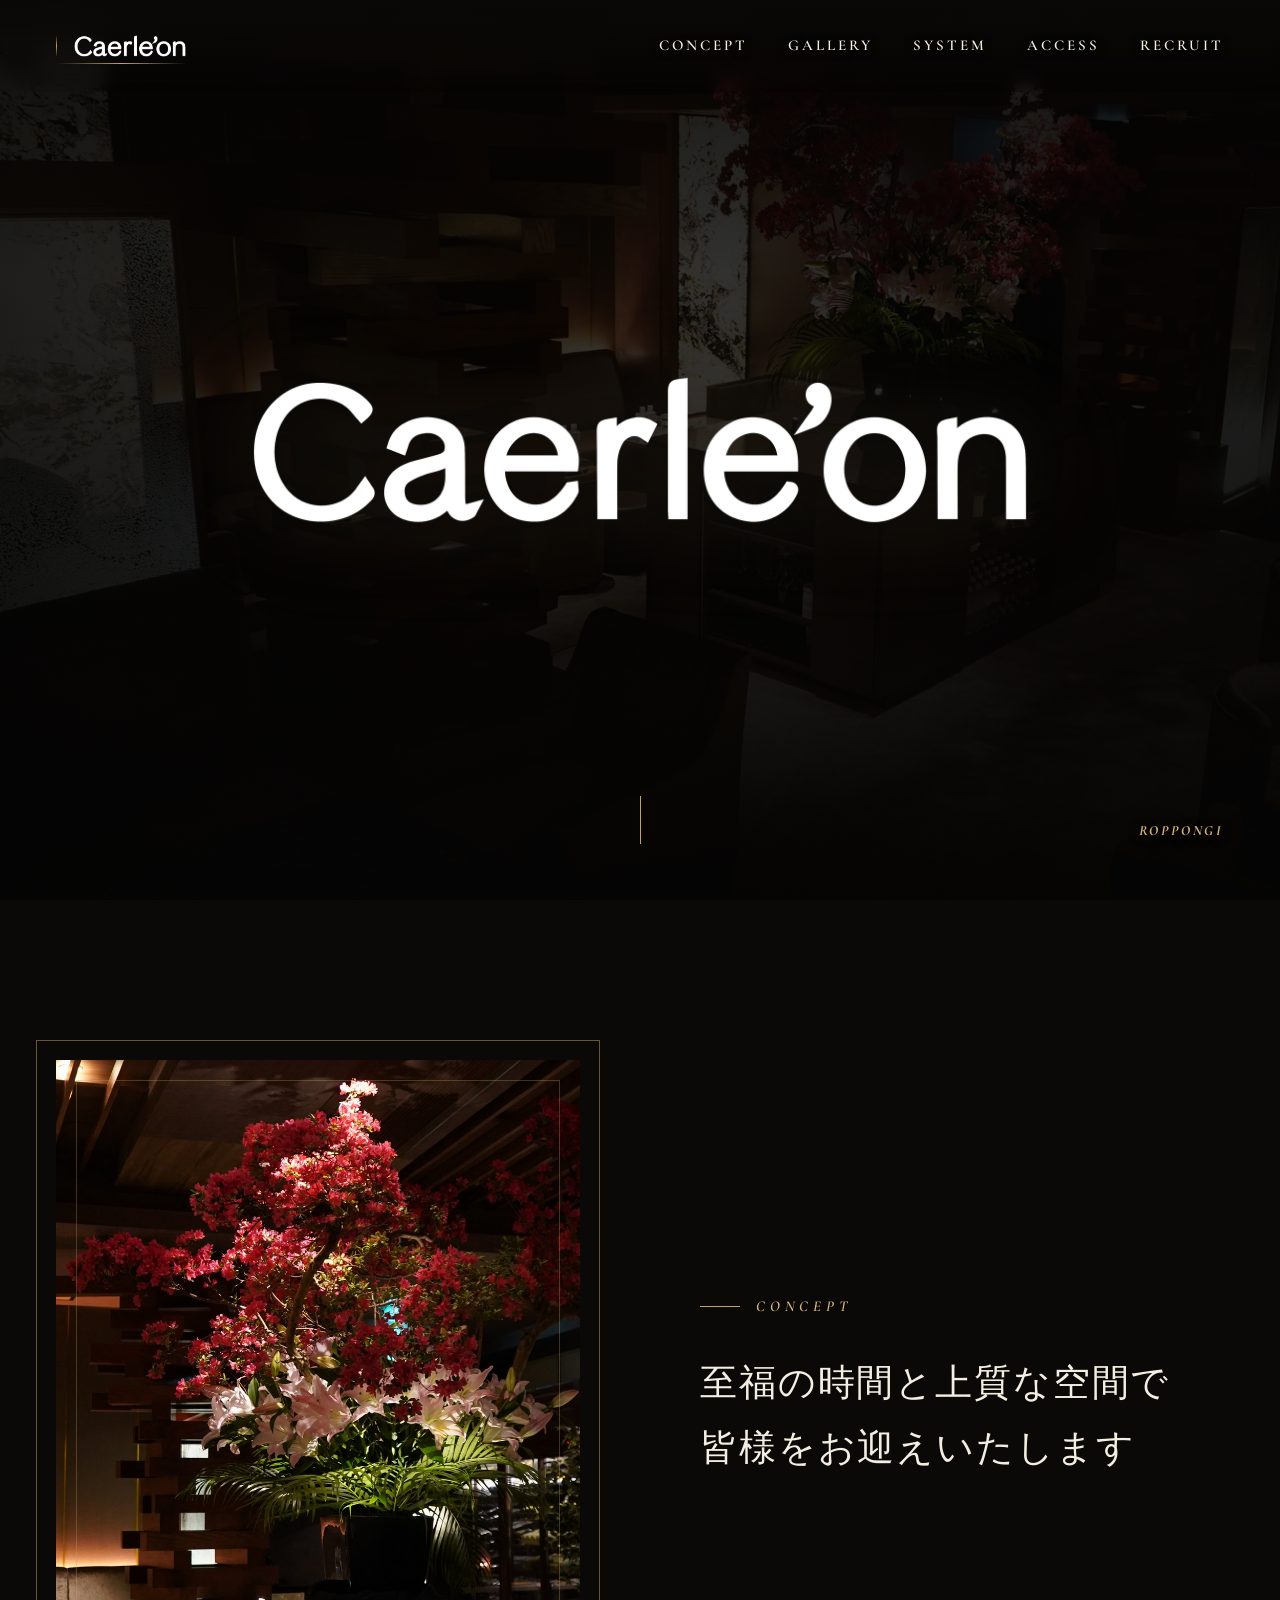
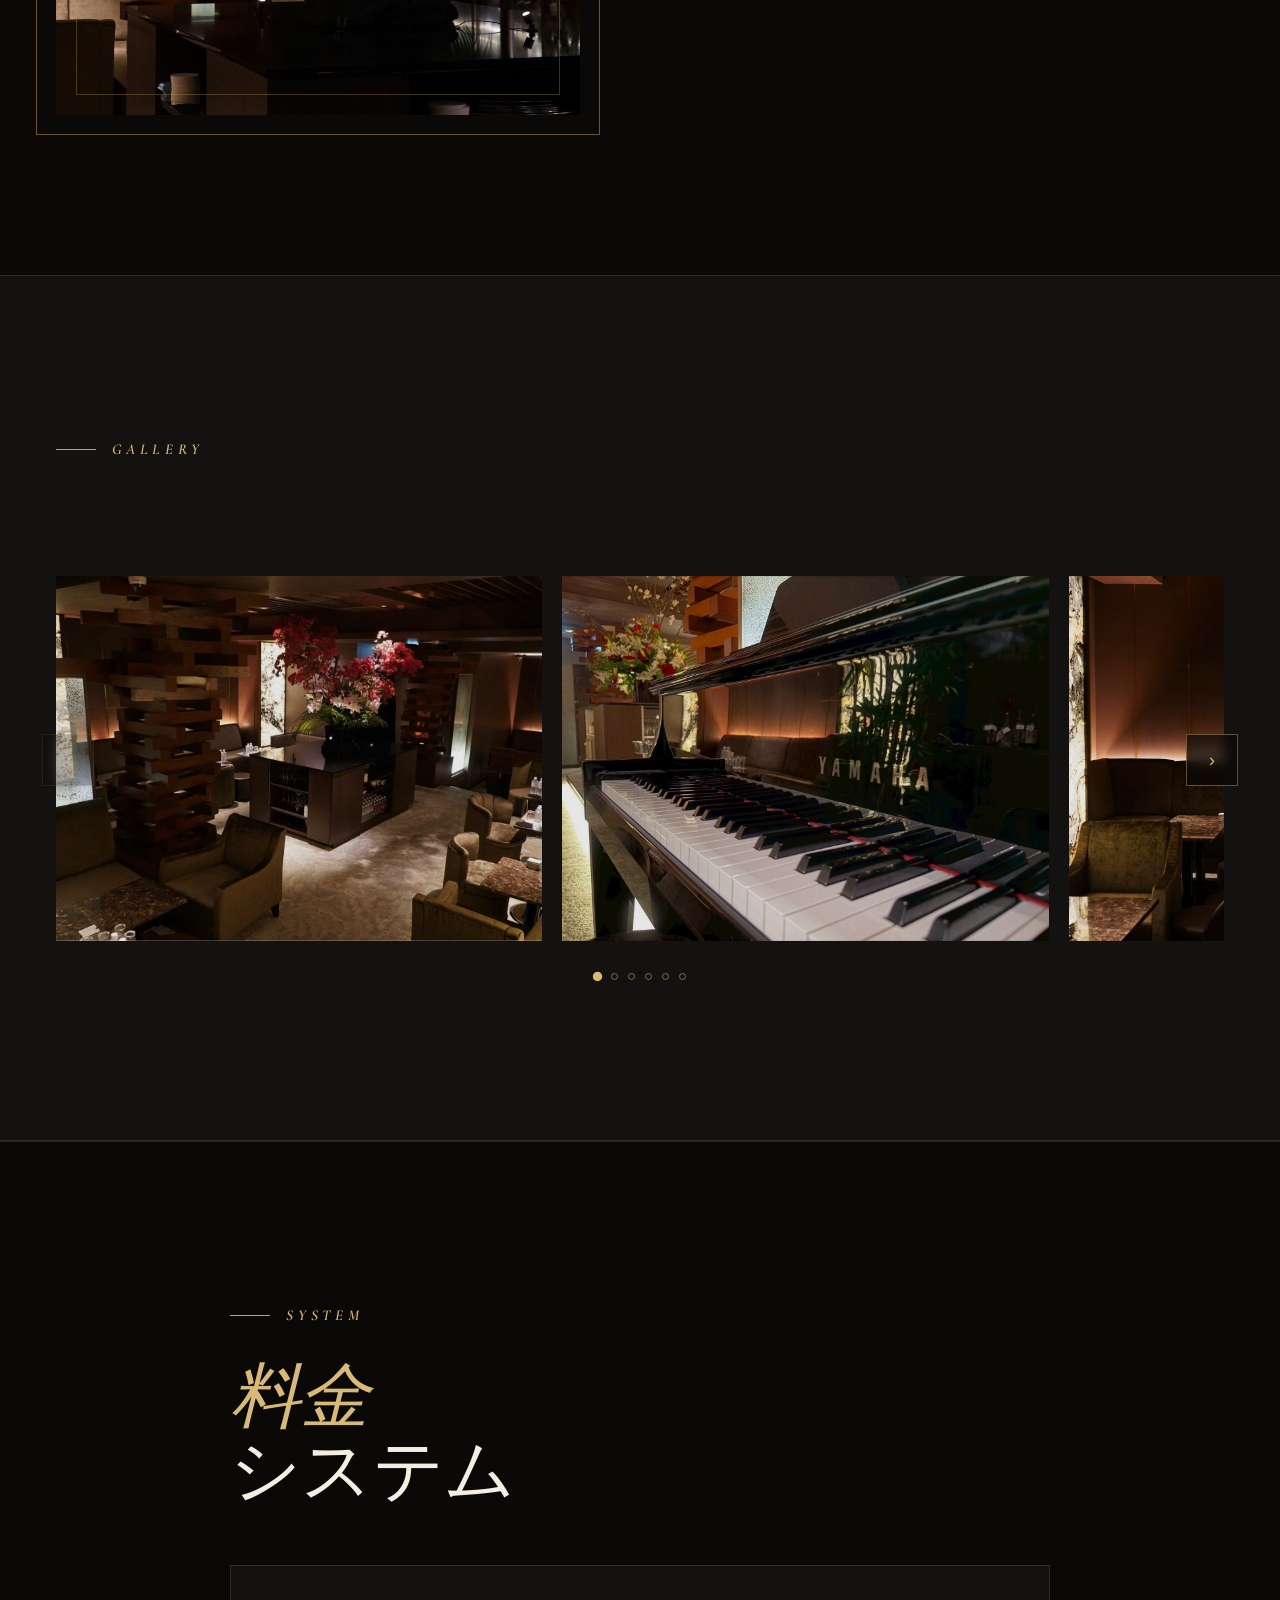
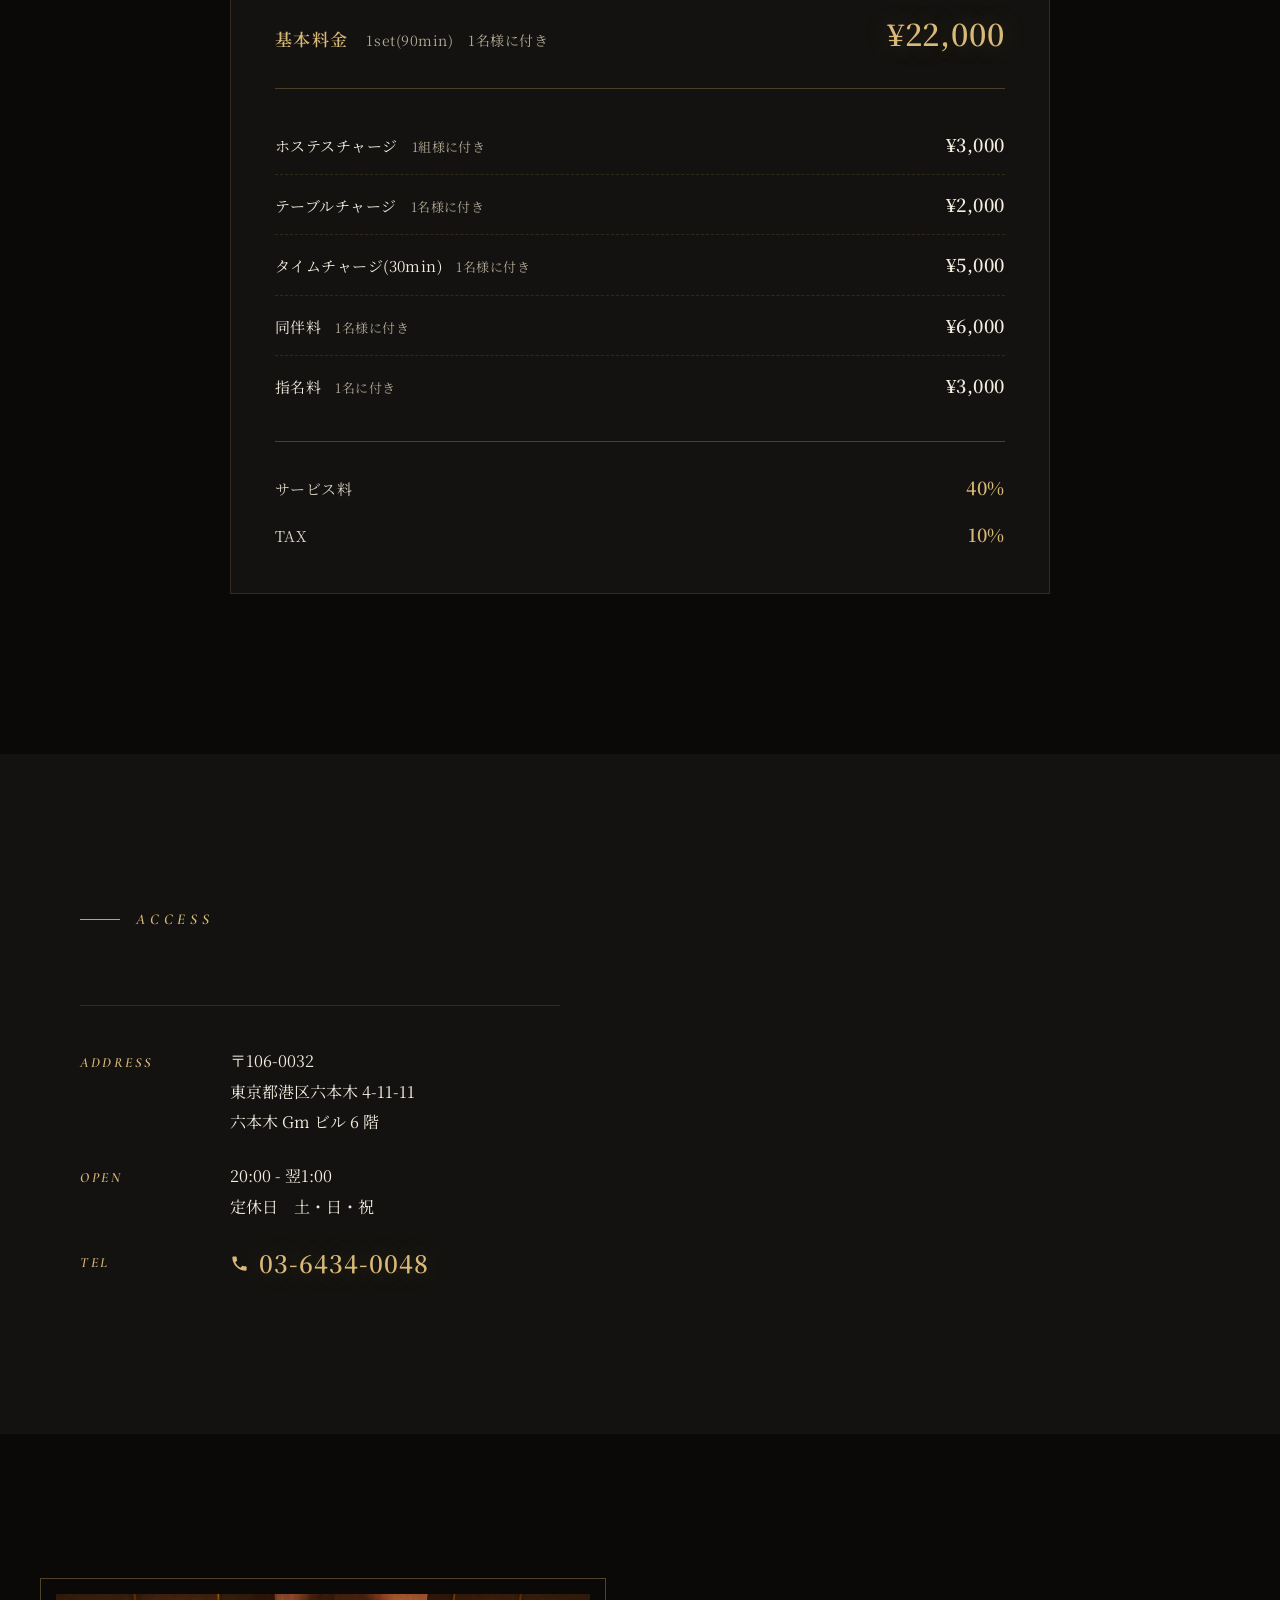
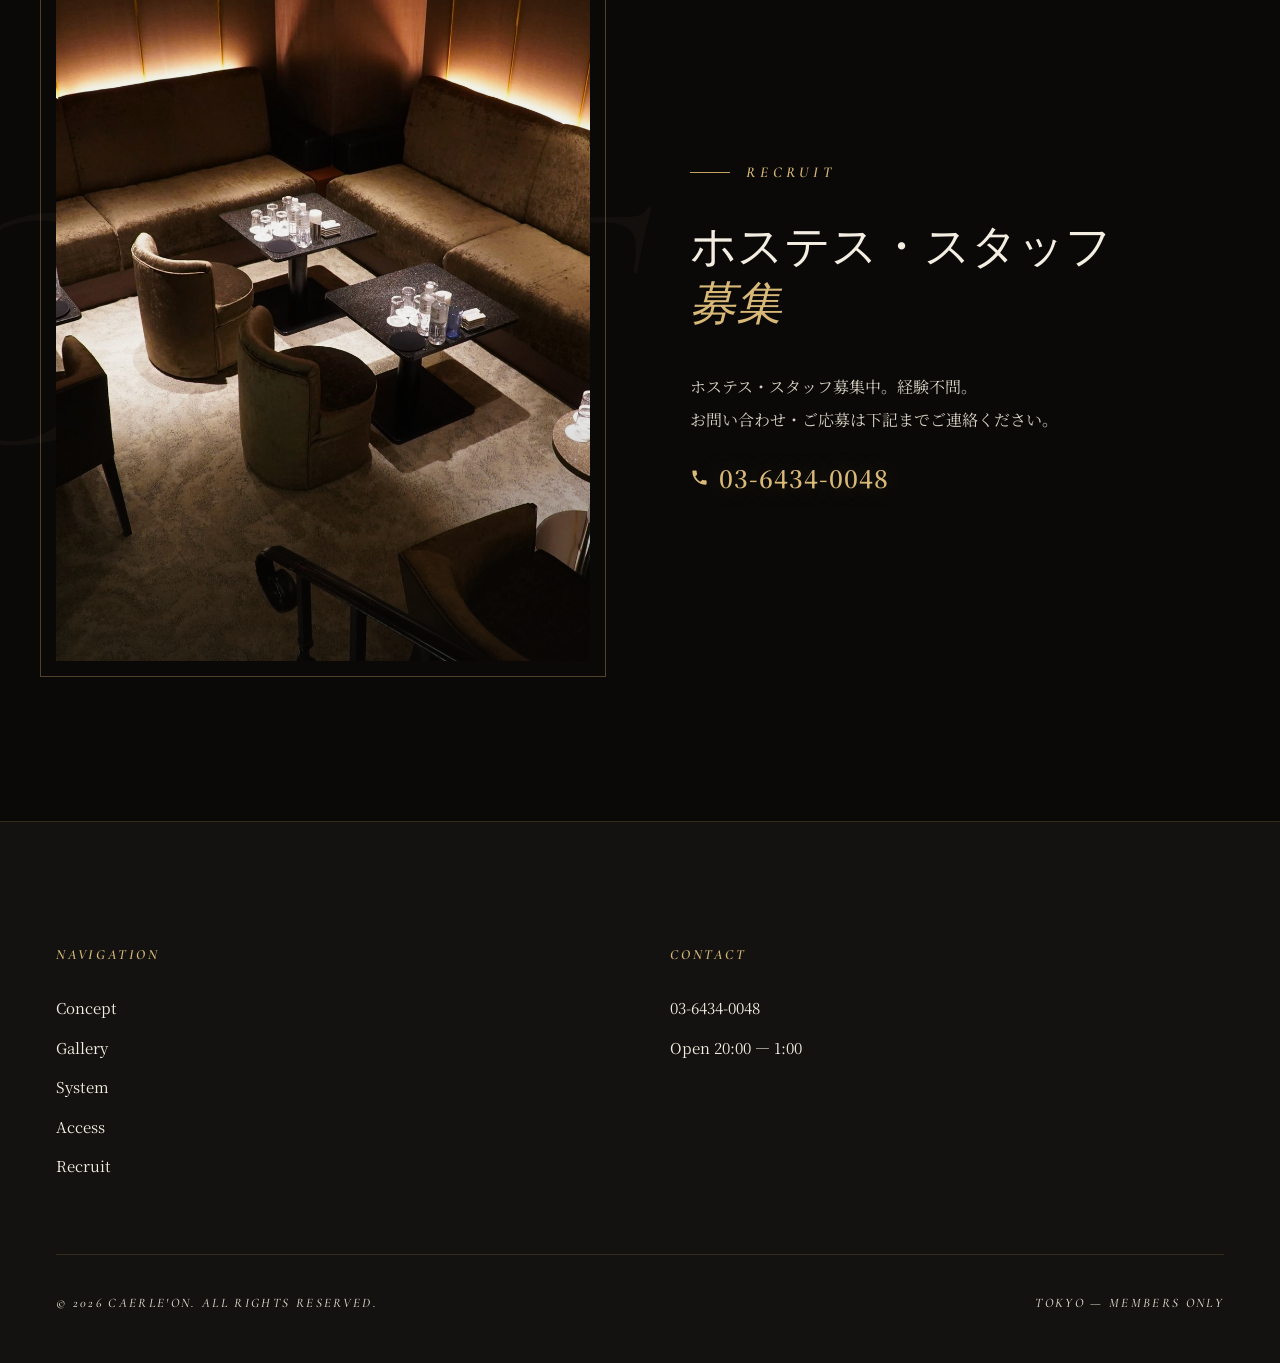
<file: index.html>
<!DOCTYPE html>
<html lang="ja">
<head>
<meta charset="UTF-8">
<meta name="viewport" content="width=device-width, initial-scale=1.0">
<title>六本木クラブ「カーリアン」｜Club Caerle'on</title>
<meta name="description" content="六本木のクラブ「カーリアン」（Club Caerle'on）。2011年開業、六本木駅徒歩2分の六本木Gmビル6階。ご紹介制で営業しております。営業時間20:00〜翌1:00、土日祝定休。ご予約・お問い合わせは03-6434-0048。">
<meta name="keywords" content="Caerle'on,Club Caerle'on,カーリアン,六本木クラブ,六本木,クラブ,港区,六本木駅,紹介制">
<meta name="theme-color" content="#0a0908">
<meta name="format-detection" content="telephone=no">
<meta name="robots" content="index, follow, max-image-preview:large, max-snippet:-1">
<meta name="author" content="Caerle'on">
<link rel="canonical" href="https://caerleon-club.com/">

<!-- Open Graph -->
<meta property="og:type" content="website">
<meta property="og:site_name" content="Caerle'on（カーリアン）">
<meta property="og:locale" content="ja_JP">
<meta property="og:title" content="六本木クラブ「カーリアン」｜Club Caerle'on">
<meta property="og:description" content="六本木のクラブ「カーリアン」（Club Caerle'on）。2011年開業、六本木駅徒歩2分。営業時間20:00〜翌1:00、土日祝定休。TEL 03-6434-0048">
<meta property="og:url" content="https://caerleon-club.com/">
<meta property="og:image" content="https://caerleon-club.com/images/c0209891.jpg">
<meta property="og:image:width" content="2000">
<meta property="og:image:height" content="1333">
<meta property="og:image:alt" content="Caerle'on の店内。木組みの間仕切りと大理石の壁面に照らされたラウンジ空間">

<!-- Twitter / X -->
<meta name="twitter:card" content="summary_large_image">
<meta name="twitter:title" content="六本木クラブ「カーリアン」｜Club Caerle'on">
<meta name="twitter:description" content="六本木のクラブ「カーリアン」（Club Caerle'on）。2011年開業、六本木駅徒歩2分。TEL 03-6434-0048">
<meta name="twitter:image" content="https://caerleon-club.com/images/c0209891.jpg">

<!-- 地理情報（ローカル SEO） -->
<meta name="geo.region" content="JP-13">
<meta name="geo.placename" content="東京都港区六本木">

<link rel="icon" type="image/svg+xml" href="assets/favicon.svg">
<script>
  // リロード時にブラウザが前回のスクロール位置を復元するのを無効化
  if ('scrollRestoration' in history) history.scrollRestoration = 'manual';
  // リロード（再読み込み）の場合は URL のアンカーも取り除き、必ず最上部から表示する
  try {
    var nav = performance.getEntriesByType && performance.getEntriesByType('navigation')[0];
    var isReload = nav ? nav.type === 'reload'
                       : (performance.navigation && performance.navigation.type === 1);
    if (isReload && location.hash) {
      history.replaceState(null, '', location.pathname + location.search);
    }
  } catch (e) {}
</script>
<script type="application/ld+json">
{
  "@context": "https://schema.org",
  "@graph": [
    {
      "@type": [
        "NightClub",
        "LocalBusiness"
      ],
      "@id": "https://caerleon-club.com/#business",
      "name": "Caerle'on",
      "alternateName": [
        "カーリアン",
        "IXI de Caerle'on",
        "イクシード・カーリアン",
        "Club Caerle'on",
        "六本木クラブ「カーリアン」"
      ],
      "description": "東京・六本木のクラブ。2011年開業。ご紹介制で、六本木駅より徒歩2分。",
      "url": "https://caerleon-club.com/",
      "telephone": "+81-3-6434-0048",
      "image": [
        "https://caerleon-club.com/images/c0209891.jpg",
        "https://caerleon-club.com/images/c0209615.jpg",
        "https://caerleon-club.com/images/c0209748.jpg"
      ],
      "logo": "https://caerleon-club.com/assets/logo-gold.png",
      "foundingDate": "2011-09",
      "currenciesAccepted": "JPY",
      "paymentAccepted": "現金, クレジットカード",
      "priceRange": "¥22,000〜",
      "address": {
        "@type": "PostalAddress",
        "streetAddress": "六本木4-11-11 六本木Gmビル6階",
        "addressLocality": "港区",
        "addressRegion": "東京都",
        "postalCode": "106-0032",
        "addressCountry": "JP"
      },
      "areaServed": {
        "@type": "City",
        "name": "東京都港区"
      },
      "openingHoursSpecification": [
        {
          "@type": "OpeningHoursSpecification",
          "dayOfWeek": [
            "Monday",
            "Tuesday",
            "Wednesday",
            "Thursday",
            "Friday"
          ],
          "opens": "20:00",
          "closes": "01:00"
        }
      ],
      "publicAccess": false,
      "isAccessibleForFree": false,
      "smokingAllowed": true,
      "hasMap": "https://maps.google.com/?cid=2936050850479492176",
      "sameAs": [
        "https://maps.google.com/?cid=2936050850479492176"
      ],
      "amenityFeature": [
        {
          "@type": "LocationFeatureSpecification",
          "name": "完全個室",
          "value": true
        }
      ]
    },
    {
      "@type": "WebSite",
      "@id": "https://caerleon-club.com/#website",
      "url": "https://caerleon-club.com/",
      "name": "Caerle'on（カーリアン）",
      "inLanguage": "ja",
      "publisher": {
        "@id": "https://caerleon-club.com/#business"
      }
    },
    {
      "@type": "BreadcrumbList",
      "itemListElement": [
        {
          "@type": "ListItem",
          "position": 1,
          "name": "ホーム",
          "item": "https://caerleon-club.com/"
        }
      ]
    }
  ]
}
</script>

<link rel="preconnect" href="https://fonts.googleapis.com">
<link rel="preconnect" href="https://fonts.gstatic.com" crossorigin>
<link href="https://fonts.googleapis.com/css2?family=Cormorant+Garamond:ital,wght@0,300;0,400;0,500;0,600;0,700;1,300;1,400;1,500;1,600;1,700&family=Noto+Serif+JP:wght@300;400;500&family=Cormorant:ital,wght@1,300&display=swap" rel="stylesheet">

<style>
:root {
  --bg: #0a0908;
  --bg-alt: #131210;
  --bg-card: #1a1815;
  --ink: #f4ede1;
  --ink-soft: #d8d1c3;
  --mute: #b0a794;
  --line: rgba(196, 162, 95, 0.18);
  --gold: #c4a25f;
  --gold-bright: #d9b977;
  --max: 1440px;
  --tel-icon: url("data:image/svg+xml,%3Csvg xmlns='http://www.w3.org/2000/svg' viewBox='0 0 24 24'%3E%3Cpath d='M6.6 10.8a15.1 15.1 0 0 0 6.6 6.6l2.2-2.2c.3-.3.7-.4 1-.2 1.2.4 2.4.6 3.6.6.6 0 1 .4 1 1V20c0 .6-.4 1-1 1A17 17 0 0 1 3 4c0-.6.4-1 1-1h3.4c.6 0 1 .4 1 1 0 1.3.2 2.5.6 3.6.1.4 0 .8-.2 1l-2.2 2.2Z'/%3E%3C/svg%3E");
}

* { box-sizing: border-box; margin: 0; padding: 0; }
html { scroll-behavior: smooth; }
body {
  background: var(--bg);
  color: var(--ink);
  font-family: 'Noto Serif JP', 'Cormorant Garamond', serif;
  font-weight: 400;
  font-size: 16px;
  line-height: 1.85;
  -webkit-font-smoothing: antialiased;
  overflow-x: hidden;
}

/* 全体に薄いノイズテクスチャを重ねる */
body::before {
  content: '';
  position: fixed;
  inset: 0;
  pointer-events: none;
  z-index: 1;
  background-image: url("data:image/svg+xml,%3Csvg viewBox='0 0 200 200' xmlns='http://www.w3.org/2000/svg'%3E%3Cfilter id='n'%3E%3CfeTurbulence type='fractalNoise' baseFrequency='0.9' numOctaves='2' stitchTiles='stitch'/%3E%3C/filter%3E%3Crect width='100%25' height='100%25' filter='url(%23n)' opacity='0.4'/%3E%3C/svg%3E");
  opacity: 0.05;
  mix-blend-mode: overlay;
}

/* 視覚的には隠すが検索エンジン・読み上げには伝えるテキスト */
.sr-only {
  position: absolute;
  width: 1px; height: 1px;
  padding: 0; margin: -1px;
  overflow: hidden;
  clip: rect(0, 0, 0, 0);
  white-space: nowrap;
  border: 0;
}

a { color: inherit; text-decoration: none; }
img { display: block; max-width: 100%; height: auto; }

/* ============ HEADER ============ */
.header {
  position: fixed;
  top: 0; left: 0; right: 0;
  z-index: 100;
  padding: 28px 56px;
  display: flex;
  justify-content: space-between;
  align-items: center;
  background: linear-gradient(180deg, rgba(10,9,8,0.95), rgba(10,9,8,0));
  backdrop-filter: blur(8px);
  transition: padding 0.5s cubic-bezier(0.16, 1, 0.3, 1);
}

/* スクロール後はヘッダーがコンパクトに */
.header.scrolled {
  padding: 18px 56px;
  background: rgba(10, 9, 8, 0.88);
  border-bottom: 1px solid var(--line);
}

/* ===== ロゴアニメーション ===== */
.header__logo {
  font-family: 'Cormorant Garamond', serif;
  font-size: 26px;
  letter-spacing: 0.18em;
  font-weight: 400;
  font-style: italic;
  color: var(--gold-bright);
  display: inline-flex;
  align-items: center;
  position: relative;
  overflow: hidden;
  padding: 6px 0;
  cursor: pointer;
}

/* ロゴ画像のフェードイン */
.header__logo-img {
  height: 24px;
  width: auto;
  display: block;
  opacity: 0;
  transform: translateY(12px);
  animation: charFadeIn 1.1s cubic-bezier(0.16, 1, 0.3, 1) 0.25s forwards;
}

@keyframes charFadeIn {
  to {
    opacity: 1;
    transform: translateY(0);
  }
}

/* ロゴ下のゴールドライン(初回ロード時にスッと伸びる) */
.header__logo::after {
  content: '';
  position: absolute;
  bottom: 0;
  left: 0;
  width: 100%;
  height: 1px;
  background: linear-gradient(90deg, transparent, var(--gold), transparent);
  transform: scaleX(0);
  transform-origin: left;
  animation: lineExpand 1.4s cubic-bezier(0.16, 1, 0.3, 1) 1.0s forwards;
}

@keyframes lineExpand {
  0% { transform: scaleX(0); transform-origin: left; }
  100% { transform: scaleX(1); transform-origin: left; }
}

/* ホバー時のシマー(光の流れ) */
.header__logo::before {
  content: '';
  position: absolute;
  top: 0;
  left: -100%;
  width: 100%;
  height: 100%;
  background: linear-gradient(
    90deg,
    transparent 0%,
    rgba(217, 185, 119, 0.4) 50%,
    transparent 100%
  );
  transition: left 0.8s cubic-bezier(0.7, 0, 0.3, 1);
  pointer-events: none;
}

.header__logo:hover::before {
  left: 100%;
}

.header__logo:hover .header__logo-img {
  filter: drop-shadow(0 0 10px rgba(217, 185, 119, 0.45));
  transition: filter 0.4s;
}

/* ロゴ左のオーナメント(細い縦ライン) */
.header__logo-ornament {
  display: inline-block;
  width: 1px;
  height: 22px;
  background: linear-gradient(180deg, transparent, var(--gold), transparent);
  margin-right: 16px;
  opacity: 0;
  animation: ornamentFade 1.2s ease 0.1s forwards;
}

@keyframes ornamentFade {
  to { opacity: 1; }
}

.header__nav {
  display: flex;
  gap: 40px;
  font-family: 'Cormorant Garamond', serif;
  font-size: 15px;
  font-weight: 600;
  letter-spacing: 0.2em;
  text-transform: uppercase;
  color: var(--ink);
  text-shadow: 0 2px 10px rgba(0, 0, 0, 0.85);
}

.header__nav a {
  position: relative;
  padding: 4px 0;
  transition: color 0.3s;
}

.header__nav a::after {
  content: '';
  position: absolute;
  bottom: -2px;
  left: 50%;
  width: 0;
  height: 1px;
  background: var(--gold);
  transition: all 0.4s;
  transform: translateX(-50%);
}

.header__nav a:hover { color: var(--gold-bright); }
.header__nav a:hover::after { width: 100%; }

@media (max-width: 768px) {
  .header { padding: 20px 24px; }
  .header__nav { display: none; }
}

/* ============ HERO ============ */
.hero {
  height: 100vh;
  min-height: 760px;
  position: relative;
  overflow: hidden;
}

.hero__bg {
  position: absolute;
  inset: 0;
  background: url('images/c0209891.jpg') center/cover no-repeat;
  filter: brightness(0.45) saturate(1.05);
}

.hero__bg::after {
  content: '';
  position: absolute;
  inset: 0;
  background:
    radial-gradient(ellipse at center, rgba(10,9,8,0.35) 0%, rgba(10,9,8,0.75) 85%),
    linear-gradient(180deg, rgba(10,9,8,0.5) 0%, rgba(10,9,8,0.2) 30%, rgba(10,9,8,0.9) 100%);
}

.hero__content {
  position: relative;
  z-index: 2;
  height: 100%;
  display: flex;
  flex-direction: column;
  justify-content: center;
  align-items: center;
  text-align: center;
  padding: 0 32px;
}

.hero__crown {
  font-family: 'Cormorant Garamond', serif;
  font-size: 15px;
  font-weight: 500;
  letter-spacing: 0.6em;
  text-transform: uppercase;
  color: var(--gold-bright);
  margin-bottom: 32px;
  display: flex;
  align-items: center;
  gap: 24px;
  /* 背景写真の明るさに左右されない黒帯 */
  background: rgba(10, 9, 8, 0.72);
  border: 1px solid rgba(217, 185, 119, 0.35);
  padding: 12px 30px 12px 36px;
  backdrop-filter: blur(6px);
  -webkit-backdrop-filter: blur(6px);
}

.hero__crown::before,
.hero__crown::after {
  content: '';
  width: 60px;
  height: 1px;
  background: linear-gradient(90deg, transparent, var(--gold), transparent);
}

.hero__title {
  margin-bottom: 0;
  line-height: 0;
}

.hero__title-img {
  width: clamp(320px, 62vw, 820px);
  height: auto;
  margin: 0 auto;
  filter: drop-shadow(0 6px 32px rgba(0, 0, 0, 0.55))
          drop-shadow(0 0 46px rgba(217, 185, 119, 0.14));
}

/* スクロールを促す縦線。画面下端の中央に置く */
.hero__scroll {
  position: absolute;
  z-index: 2;
  left: 50%;
  bottom: 56px;
  margin-left: -0.5px;
  width: 1px;
  height: 48px;
  background: var(--gold);
  animation: pulse 2.5s ease-in-out infinite;
  transform-origin: top;
}

@media (max-width: 768px) {
  .hero__scroll { bottom: 36px; height: 36px; }
}

@keyframes pulse {
  0%, 100% { transform: scaleY(0.4); opacity: 0.4; }
  50% { transform: scaleY(1); opacity: 1; }
}

.hero__corner {
  position: absolute;
  z-index: 2;
  font-family: 'Cormorant Garamond', serif;
  font-style: italic;
  font-size: 14px;
  font-weight: 700;
  letter-spacing: 0.2em;
  text-transform: uppercase;
  color: var(--gold-bright);
  text-shadow: 0 2px 12px rgba(0, 0, 0, 0.95);
}

.hero__corner--br { bottom: 56px; right: 56px; }

@media (max-width: 768px) {
  .hero__corner { display: none; }
}

/* ============ SECTION COMMON ============ */
section {
  padding: 160px 56px;
  position: relative;
  z-index: 2;
}

/* ナビから飛んだときに固定ヘッダーで見出しが隠れないようにする */
section[id] { scroll-margin-top: 100px; }

@media (max-width: 768px) {
  section { padding: 90px 24px; }
  section[id] { scroll-margin-top: 92px; }
}

.section__label {
  font-family: 'Cormorant Garamond', serif;
  font-style: italic;
  font-size: 15px;
  font-weight: 600;
  letter-spacing: 0.32em;
  text-transform: uppercase;
  color: var(--gold-bright);
  margin-bottom: 32px;
  display: flex;
  align-items: center;
  gap: 16px;
}

.section__label::before {
  content: '';
  width: 40px;
  height: 1px;
  background: var(--gold);
}

.section__title {
  font-family: 'Cormorant Garamond', serif;
  font-size: clamp(44px, 5.5vw, 84px);
  font-weight: 300;
  line-height: 1.05;
  letter-spacing: -0.01em;
  margin-bottom: 56px;
  color: var(--ink);
}

.section__title .italic {
  font-style: italic;
  color: var(--gold-bright);
}

/* ============ CONCEPT ============ */
.concept {
  max-width: var(--max);
  margin: 0 auto;
  display: grid;
  grid-template-columns: 1fr 1fr;
  gap: 120px;
  align-items: center;
}

.concept__visual {
  position: relative;
  aspect-ratio: 4/5;
}

.concept__visual::before {
  content: '';
  position: absolute;
  inset: 0;
  background: url('images/c0209824.jpg') center/cover no-repeat;
  z-index: 0;
}

.concept__visual::after {
  content: '';
  position: absolute;
  inset: -20px;
  border: 1px solid var(--gold);
  z-index: -1;
  opacity: 0.5;
}

.concept__visual-frame {
  position: absolute;
  inset: 20px;
  border: 1px solid rgba(196, 162, 95, 0.3);
  z-index: 1;
  pointer-events: none;
}

.concept__text p {
  font-size: 16px;
  line-height: 2.2;
  color: var(--ink-soft);
  margin-bottom: 28px;
  font-weight: 400;
}

/* コンセプトのキャッチコピー */
.concept__catch {
  /* Recruit の見出しと同じ書体に揃える */
  font-family: 'Cormorant Garamond', serif;
  font-size: clamp(26px, 2.9vw, 42px);
  font-weight: 300;
  line-height: 1.75;
  letter-spacing: 0.05em;
  color: var(--ink);
  margin-bottom: 0;
  /* 語の途中で改行されないように */
  word-break: keep-all;
  overflow-wrap: break-word;
}

.concept__quote {
  font-family: 'Cormorant Garamond', serif;
  font-style: italic;
  font-size: 26px;
  line-height: 1.6;
  color: var(--gold-bright);
  border-left: 1px solid var(--gold);
  padding-left: 28px;
  margin: 48px 0;
  font-weight: 300;
}

.concept__sig {
  font-family: 'Cormorant Garamond', serif;
  font-style: italic;
  font-size: 18px;
  color: var(--gold);
  margin-top: 32px;
}

@media (max-width: 900px) {
  .concept { grid-template-columns: 1fr; gap: 60px; }
}

/* ============ GALLERY ============ */
.gallery {
  background: var(--bg-alt);
  padding-top: 160px;
  padding-bottom: 160px;
  border-top: 1px solid var(--line);
  border-bottom: 1px solid var(--line);
}

.gallery__head {
  max-width: var(--max);
  margin: 0 auto 80px;
  display: flex;
  justify-content: space-between;
  align-items: flex-end;
  gap: 60px;
}

.gallery__head p {
  max-width: 460px;
  color: var(--ink-soft);
  font-size: 15px;
  line-height: 2.1;
}

/* 横スライド式のギャラリー */
.gallery__slider {
  max-width: var(--max);
  margin: 0 auto;
  position: relative;
}

.gallery__grid {
  display: flex;
  gap: 20px;
  overflow-x: auto;
  overscroll-behavior-x: contain;
  scroll-behavior: smooth;
  /* スクロールバーは隠す（操作は矢印・スワイプ・ドットで） */
  scrollbar-width: none;
  -ms-overflow-style: none;
  padding-bottom: 4px;
}
.gallery__grid::-webkit-scrollbar { display: none; }

.gallery__item {
  position: relative;
  overflow: hidden;
  cursor: pointer;
  flex: 0 0 clamp(320px, 38vw, 560px);
  aspect-ratio: 4 / 3;
  scroll-snap-align: start;
}

.gallery__item::after {
  content: '';
  position: absolute;
  inset: 0;
  border: 1px solid transparent;
  transition: all 0.5s;
  pointer-events: none;
  z-index: 2;
}

.gallery__item:hover::after {
  border-color: var(--gold);
  inset: 8px;
}

.gallery__item img {
  width: 100%;
  height: 100%;
  object-fit: cover;
  transition: all 1.2s cubic-bezier(0.16, 1, 0.3, 1);
  filter: brightness(0.9);
}

.gallery__item:hover img {
  transform: scale(1.05);
  filter: brightness(1);
}

/* 前後送りの矢印 */
.gallery__nav {
  position: absolute;
  top: 50%;
  transform: translateY(-50%);
  z-index: 4;
  width: 52px;
  height: 52px;
  display: flex;
  align-items: center;
  justify-content: center;
  background: rgba(10, 9, 8, 0.72);
  border: 1px solid rgba(217, 185, 119, 0.4);
  color: var(--gold-bright);
  font-size: 18px;
  line-height: 1;
  cursor: pointer;
  backdrop-filter: blur(6px);
  -webkit-backdrop-filter: blur(6px);
  transition: background 0.3s, opacity 0.3s, border-color 0.3s;
}
.gallery__nav:hover { background: rgba(10, 9, 8, 0.92); border-color: var(--gold-bright); }
.gallery__nav--prev { left: -14px; }
.gallery__nav--next { right: -14px; }
.gallery__nav[disabled] { opacity: 0.25; cursor: default; }

/* 現在位置を示すドット */
.gallery__dots {
  display: flex;
  justify-content: center;
  gap: 10px;
  margin-top: 28px;
}
.gallery__dot {
  width: 7px;
  height: 7px;
  padding: 0;
  border-radius: 50%;
  border: 1px solid rgba(217, 185, 119, 0.5);
  background: transparent;
  cursor: pointer;
  transition: background 0.3s, transform 0.3s;
}
.gallery__dot[aria-current="true"] {
  background: var(--gold-bright);
  transform: scale(1.35);
}

@media (max-width: 768px) {
  /* スマートフォンでは 1 枚ずつ大きく見せ、次の写真を少しだけのぞかせる */
  .gallery__item { flex: 0 0 88%; }
  /* 1 枚がほぼ画面幅なので、スワイプ時に 1 枚単位で止まるようにする */
  .gallery__grid { gap: 12px; scroll-snap-type: x mandatory; }
  .gallery__nav { display: none; }
  .gallery__head { flex-direction: column; align-items: flex-start; }
}

/* ============ INFORMATION（料金システム） ============ */
.information {
  background: var(--bg);
  border-top: 1px solid var(--line);
}

.information__inner {
  max-width: 820px;
  margin: 0 auto;
}

.information .section__title { margin-bottom: 56px; }

.price {
  border: 1px solid var(--line);
  padding: 40px 44px 34px;
  background: var(--bg-alt);
}

/* 基本料金は他と区別して大きく見せる */
.price__base {
  display: flex;
  flex-wrap: wrap;
  align-items: baseline;
  gap: 8px 18px;
  padding-bottom: 26px;
  margin-bottom: 26px;
  border-bottom: 1px solid rgba(196, 162, 95, 0.32);
}

.price__base-name {
  font-size: 17px;
  font-weight: 600;
  color: var(--gold-bright);
  letter-spacing: 0.08em;
}

.price__base-unit {
  font-size: 14px;
  color: var(--mute);
  letter-spacing: 0.04em;
}

.price__base-price {
  margin-left: auto;
  font-size: 30px;
  font-weight: 600;
  color: var(--gold-bright);
  letter-spacing: 0.03em;
  text-shadow: 0 0 26px rgba(217, 185, 119, 0.25);
}

.price__row {
  display: flex;
  align-items: baseline;
  justify-content: space-between;
  gap: 16px;
  padding: 13px 0;
  border-bottom: 1px dashed rgba(196, 162, 95, 0.16);
}

.price__list .price__row:last-child { border-bottom: 0; }

.price__row dt {
  color: var(--ink);
  font-size: 15px;
  letter-spacing: 0.03em;
}

.price__unit {
  display: inline-block;
  margin-left: 14px;
  font-size: 13px;
  color: var(--mute);
}

.price__row dd {
  font-size: 18px;
  font-weight: 600;
  color: var(--ink);
  letter-spacing: 0.03em;
  white-space: nowrap;
}

/* サービス料・TAX */
.price__notes {
  margin-top: 26px;
  padding-top: 22px;
  border-top: 1px solid rgba(196, 162, 95, 0.32);
}

.price__notes .price__row {
  border-bottom: 0;
  padding: 7px 0;
}

.price__notes dt { color: var(--ink-soft); }
.price__notes dd { color: var(--gold-bright); }

@media (max-width: 768px) {
  .price { padding: 28px 22px 24px; }
  .price__base-price { font-size: 26px; width: 100%; margin-left: 0; }
  .price__row { flex-wrap: wrap; }
  .price__unit { display: block; margin-left: 0; margin-top: 4px; }
}

/* ============ SYSTEM ============ */
.system { background: var(--bg); }

.system__inner {
  max-width: 1100px;
  margin: 0 auto;
}

.system__intro {
  text-align: center;
  margin-bottom: 100px;
}

.system__intro p {
  max-width: 560px;
  margin: 0 auto;
  color: var(--ink-soft);
  font-size: 16px;
  line-height: 2.1;
}

.system__intro .section__label {
  justify-content: center;
}

.system__intro .section__label::before {
  display: none;
}

.system__cards {
  display: grid;
  grid-template-columns: repeat(2, 1fr);
  gap: 1px;
  background: var(--line);
  border: 1px solid var(--line);
}

.system__card {
  background: var(--bg-card);
  padding: 48px 40px;
  position: relative;
  transition: all 0.4s;
}

.system__card:hover {
  background: linear-gradient(135deg, var(--bg-card), rgba(196, 162, 95, 0.05));
}

.system__card-label {
  font-family: 'Cormorant Garamond', serif;
  font-style: italic;
  font-size: 13px;
  letter-spacing: 0.3em;
  text-transform: uppercase;
  color: var(--gold);
  margin-bottom: 12px;
}

.system__card-name {
  font-family: 'Noto Serif JP', serif;
  font-size: 15px;
  color: var(--ink-soft);
  margin-bottom: 24px;
}

.system__card-price {
  font-family: 'Cormorant Garamond', serif;
  font-size: 42px;
  font-weight: 300;
  color: var(--ink);
  letter-spacing: 0.02em;
}

.system__card-price small {
  font-size: 14px;
  color: var(--mute);
  margin-left: 8px;
  font-style: italic;
}

.system__notes {
  margin-top: 64px;
  padding: 40px;
  background: var(--bg-card);
  border-left: 2px solid var(--gold);
  font-size: 15px;
  color: var(--ink);
  line-height: 2.2;
}

.system__notes h4 {
  font-family: 'Cormorant Garamond', serif;
  font-style: italic;
  font-size: 18px;
  color: var(--gold-bright);
  margin-bottom: 16px;
  font-weight: 400;
  letter-spacing: 0.1em;
}

@media (max-width: 768px) {
  .system__cards { grid-template-columns: 1fr; }
}

/* ============ ACCESS ============ */
.access {
  padding: 0;
  background: var(--bg);
}

.access__grid {
  display: grid;
  grid-template-columns: 1fr 1fr;
  min-height: 680px;
}

.access__info {
  padding: 140px 80px;
  display: flex;
  flex-direction: column;
  justify-content: center;
  background: var(--bg-alt);
}

.access__details {
  display: grid;
  grid-template-columns: 110px 1fr;
  gap: 24px 40px;
  margin-top: 40px;
  font-size: 16px;
  padding-top: 40px;
  border-top: 1px solid var(--line);
}

.access__details dt {
  font-family: 'Cormorant Garamond', serif;
  font-style: italic;
  font-size: 14px;
  font-weight: 600;
  letter-spacing: 0.18em;
  text-transform: uppercase;
  color: var(--gold-bright);
  padding-top: 4px;
}

.access__details dd {
  color: var(--ink);
  line-height: 1.9;
}

/* 電話番号は問い合わせ導線なので大きめの金色で目立たせる
   （書体は周囲の本文と同じものに揃える） */
.access__details dd a[href^="tel:"],
.tel-link {
  display: inline-flex;
  align-items: center;
  gap: 10px;
  font-family: inherit;
  font-size: 24px;
  font-weight: 600;
  letter-spacing: 0.04em;
  line-height: 1.4;
  color: var(--gold-bright);
  text-decoration: none;
  text-shadow: 0 0 26px rgba(217, 185, 119, 0.28);
  transition: color 0.3s, opacity 0.3s;
}

.access__details dd a[href^="tel:"]::before,
.tel-link::before {
  content: '';
  width: 19px;
  height: 19px;
  flex-shrink: 0;
  background: currentColor;
  -webkit-mask: var(--tel-icon) center / contain no-repeat;
  mask: var(--tel-icon) center / contain no-repeat;
}

.access__details dd a[href^="tel:"]:hover,
.tel-link:hover { opacity: 0.75; }

@media (max-width: 560px) {
  .access__details dd a[href^="tel:"],
  .tel-link { font-size: 21px; }
}

.access__map {
  position: relative;
  min-height: 520px;
  overflow: hidden;
  background: var(--bg-alt);
}

/* Google マップの埋め込み（地図はそのままの色で表示する） */
.access__map-frame {
  position: absolute;
  inset: 0;
  width: 100%;
  height: 100%;
  border: 0;
}

@media (max-width: 900px) {
  .access__grid { grid-template-columns: 1fr; }
  .access__info { padding: 80px 24px; }
  .access__map { min-height: 420px; }
}

/* ============ RECRUIT ============ */
.recruit {
  background: var(--bg);
  position: relative;
  overflow: hidden;
}

.recruit::before {
  content: 'CAST';
  position: absolute;
  top: 50%;
  left: -8%;
  transform: translateY(-50%);
  font-family: 'Cormorant Garamond', serif;
  font-style: italic;
  font-size: 28vw;
  font-weight: 300;
  color: rgba(196, 162, 95, 0.04);
  line-height: 1;
  letter-spacing: -0.05em;
  pointer-events: none;
  z-index: 0;
}

.recruit__inner {
  max-width: var(--max);
  margin: 0 auto;
  display: grid;
  grid-template-columns: 1fr 1fr;
  gap: 100px;
  align-items: center;
  position: relative;
  z-index: 1;
}

.recruit__visual {
  aspect-ratio: 4/5;
  background: url('images/c0209948.jpg') center/cover no-repeat;
  position: relative;
  filter: brightness(0.95);
}

.recruit__visual::before {
  content: '';
  position: absolute;
  inset: -16px;
  border: 1px solid var(--gold);
  opacity: 0.4;
}

.recruit__visual::after {
  content: '';
  position: absolute;
  inset: 0;
  background: linear-gradient(180deg, transparent 60%, rgba(10,9,8,0.5));
}

.recruit__text h3 {
  font-family: 'Cormorant Garamond', serif;
  font-size: clamp(34px, 3.6vw, 54px);
  font-weight: 300;
  line-height: 1.25;
  margin-bottom: 36px;
  color: var(--ink);
  /* 「ホステス・スタッフ」が途中で改行されないように */
  word-break: keep-all;
  overflow-wrap: break-word;
}

.recruit__text h3 .italic { 
  font-style: italic; 
  color: var(--gold-bright);
}

/* 採用本文の 2 つ目の改行はスマートフォンのみ有効
   （PC では 1 行に収まるためつなげて表示する） */
@media (min-width: 769px) {
  .recruit__text p .nl-2 { display: none; }
}

.recruit__text p {
  color: var(--ink-soft);
  font-size: 16px;
  line-height: 2.1;
  margin-bottom: 24px;
}

.recruit__benefits {
  display: grid;
  grid-template-columns: repeat(2, 1fr);
  gap: 28px;
  margin: 48px 0;
}

.recruit__benefits div {
  border-left: 1px solid var(--gold);
  padding-left: 20px;
}

.recruit__benefits dt {
  font-family: 'Cormorant Garamond', serif;
  font-style: italic;
  font-size: 12px;
  letter-spacing: 0.3em;
  text-transform: uppercase;
  color: var(--gold);
  margin-bottom: 8px;
}

.recruit__benefits dd {
  font-family: 'Cormorant Garamond', serif;
  font-style: italic;
  font-size: 24px;
  color: var(--ink);
  font-weight: 400;
}

@media (max-width: 900px) {
  .recruit__inner { grid-template-columns: 1fr; gap: 60px; }
}

/* ============ CTA BUTTON ============ */
.btn {
  display: inline-flex;
  align-items: center;
  gap: 18px;
  padding: 20px 36px;
  border: 1px solid var(--gold);
  background: transparent;
  color: var(--gold-bright);
  font-family: 'Cormorant Garamond', serif;
  font-style: italic;
  font-size: 14px;
  font-weight: 600;
  letter-spacing: 0.22em;
  text-transform: uppercase;
  cursor: pointer;
  transition: all 0.4s;
  margin-top: 32px;
  position: relative;
  overflow: hidden;
}

.btn::before {
  content: '';
  position: absolute;
  inset: 0;
  background: var(--gold);
  transform: translateX(-101%);
  transition: transform 0.5s cubic-bezier(0.7, 0, 0.3, 1);
  z-index: -1;
}

.btn:hover {
  color: var(--bg);
  border-color: var(--gold-bright);
}

.btn:hover::before { transform: translateX(0); }

.btn::after {
  content: '→';
  transition: transform 0.3s;
}

.btn:hover::after { transform: translateX(6px); }

/* ============ FOOTER ============ */
.footer {
  background: var(--bg-alt);
  color: var(--ink);
  padding: 120px 56px 48px;
  border-top: 1px solid var(--line);
  position: relative;
  z-index: 2;
}

.footer__inner {
  max-width: var(--max);
  margin: 0 auto;
}

.footer__grid {
  display: grid;
  grid-template-columns: 1fr 1fr;
  gap: 60px;
  padding-bottom: 64px;
  border-bottom: 1px solid var(--line);
}

.footer__col h5 {
  font-family: 'Cormorant Garamond', serif;
  font-style: italic;
  font-size: 14px;
  letter-spacing: 0.2em;
  text-transform: uppercase;
  color: var(--gold-bright);
  margin-bottom: 24px;
  font-weight: 600;
}

.footer__col p,
.footer__col li {
  font-size: 15px;
  line-height: 2.1;
  color: var(--ink);
  list-style: none;
  margin-bottom: 8px;
}

.footer__col a:hover { color: var(--gold-bright); }

.footer__bottom {
  padding-top: 36px;
  display: flex;
  justify-content: space-between;
  font-family: 'Cormorant Garamond', serif;
  font-style: italic;
  font-size: 13px;
  font-weight: 500;
  letter-spacing: 0.18em;
  text-transform: uppercase;
  color: var(--ink-soft);
}

@media (max-width: 768px) {
  .footer { padding: 80px 24px 40px; }
  .footer__grid { grid-template-columns: 1fr 1fr; gap: 40px; }
  .footer__bottom { flex-direction: column; gap: 12px; }
}

/* ============ ANIMATION ============ */
.fade-in {
  opacity: 0;
  transform: translateY(40px);
  transition: opacity 1.2s ease, transform 1.2s ease;
}

.fade-in.visible {
  opacity: 1;
  transform: translateY(0);
}

/* ============ SKIP LINK ============ */
.skip-link {
  position: fixed;
  top: -48px; left: 16px;
  z-index: 300;
  padding: 10px 20px;
  background: var(--gold);
  color: var(--bg);
  font-size: 13px;
  letter-spacing: 0.1em;
  transition: top 0.3s;
}
.skip-link:focus { top: 12px; }

/* ============ SCROLL PROGRESS ============ */
.progress {
  position: fixed;
  top: 0; left: 0; right: 0;
  height: 2px;
  z-index: 200;
  pointer-events: none;
}
.progress span {
  display: block;
  height: 100%;
  width: 0%;
  background: linear-gradient(90deg, var(--gold), var(--gold-bright));
  box-shadow: 0 0 10px rgba(217, 185, 119, 0.5);
}

/* ============ MOBILE NAV ============ */
.nav-toggle {
  display: none;
  width: 44px; height: 44px;
  background: transparent;
  border: 0;
  cursor: pointer;
  position: relative;
  z-index: 210;
  padding: 0;
}
.nav-toggle span {
  display: block;
  width: 24px; height: 1px;
  background: var(--gold-bright);
  margin: 7px auto;
  transition: transform 0.35s, opacity 0.25s;
}
.nav-toggle[aria-expanded="true"] span:nth-child(1) { transform: translateY(8px) rotate(45deg); }
.nav-toggle[aria-expanded="true"] span:nth-child(2) { opacity: 0; }
.nav-toggle[aria-expanded="true"] span:nth-child(3) { transform: translateY(-8px) rotate(-45deg); }

.mobile-menu {
  position: fixed;
  inset: 0;
  /* ヘッダー（z-index:100）より下に置き、閉じるボタンを常に押せるようにする */
  z-index: 90;
  background: rgba(10, 9, 8, 0.97);
  backdrop-filter: blur(10px);
  display: flex;
  flex-direction: column;
  justify-content: center;
  align-items: center;
  gap: 34px;
  opacity: 0;
  visibility: hidden;
  transition: opacity 0.35s, visibility 0s 0.35s;
}
.mobile-menu.open {
  opacity: 1;
  visibility: visible;
  transition: opacity 0.35s;
}
.mobile-menu a {
  font-family: 'Cormorant Garamond', serif;
  font-style: italic;
  font-size: 24px;
  letter-spacing: 0.35em;
  text-transform: uppercase;
  color: var(--ink-soft);
}
.mobile-menu a:hover { color: var(--gold-bright); }

@media (max-width: 768px) {
  .nav-toggle { display: block; }
}

/* ============ NEWS ============ */
.news { background: var(--bg-alt); border-top: 1px solid var(--line); }

.news__inner { max-width: 1100px; margin: 0 auto; }

.news__list {
  list-style: none;
  border-top: 1px solid var(--line);
}
.news__list li {
  display: grid;
  grid-template-columns: 130px 110px 1fr;
  gap: 28px;
  align-items: baseline;
  padding: 26px 8px;
  border-bottom: 1px solid var(--line);
  transition: background 0.3s;
}
.news__list li:hover { background: rgba(196, 162, 95, 0.04); }
.news__date {
  font-family: 'Cormorant Garamond', serif;
  font-style: italic;
  font-size: 14px;
  letter-spacing: 0.15em;
  color: var(--gold);
}
.news__tag {
  font-family: 'Cormorant Garamond', serif;
  font-size: 11px;
  letter-spacing: 0.25em;
  text-transform: uppercase;
  color: var(--gold-bright);
  border: 1px solid var(--line);
  padding: 4px 10px;
  text-align: center;
}
.news__text { font-size: 15.5px; color: var(--ink); line-height: 2; }

@media (max-width: 768px) {
  .news__list li { grid-template-columns: 1fr; gap: 8px; padding: 20px 4px; }
  .news__tag { justify-self: start; }
}

/* ============ FAQ ============ */
.faq { background: var(--bg); }

.faq__inner { max-width: 880px; margin: 0 auto; }

.faq__item {
  border: 1px solid var(--line);
  border-bottom: 0;
  background: var(--bg-card);
}
.faq__item:last-of-type { border-bottom: 1px solid var(--line); }

.faq__q {
  width: 100%;
  display: flex;
  align-items: center;
  gap: 20px;
  padding: 26px 28px;
  background: transparent;
  border: 0;
  cursor: pointer;
  text-align: left;
  color: var(--ink);
  font-family: 'Noto Serif JP', serif;
  font-size: 16px;
  font-weight: 500;
  letter-spacing: 0.06em;
  transition: background 0.3s;
}
.faq__q:hover { background: rgba(196, 162, 95, 0.05); }
.faq__q .q-mark {
  font-family: 'Cormorant Garamond', serif;
  font-style: italic;
  font-size: 22px;
  color: var(--gold);
  flex-shrink: 0;
}
.faq__q .q-icon {
  margin-left: auto;
  flex-shrink: 0;
  width: 14px; height: 14px;
  position: relative;
}
.faq__q .q-icon::before,
.faq__q .q-icon::after {
  content: '';
  position: absolute;
  inset: 0;
  margin: auto;
  background: var(--gold);
  transition: transform 0.35s;
}
.faq__q .q-icon::before { width: 14px; height: 1px; }
.faq__q .q-icon::after { width: 1px; height: 14px; }
.faq__q[aria-expanded="true"] .q-icon::after { transform: rotate(90deg); }

.faq__a {
  max-height: 0;
  overflow: hidden;
  transition: max-height 0.45s cubic-bezier(0.16, 1, 0.3, 1);
}
.faq__a-body {
  padding: 0 28px 28px 70px;
  font-size: 15px;
  line-height: 2.15;
  color: var(--ink-soft);
}

@media (max-width: 768px) {
  .faq__a-body { padding: 0 20px 24px 20px; }
  .faq__q { padding: 20px; }
}

/* ============ STICKY CTA ============ */
.sticky-cta {
  position: fixed;
  right: 24px; bottom: 24px;
  z-index: 150;
  display: inline-flex;
  align-items: center;
  gap: 14px;
  padding: 16px 28px;
  background: linear-gradient(120deg, var(--gold-bright), var(--gold));
  color: var(--bg);
  font-family: 'Cormorant Garamond', serif;
  font-style: italic;
  font-size: 14px;
  letter-spacing: 0.25em;
  text-transform: uppercase;
  box-shadow: 0 12px 36px rgba(196, 162, 95, 0.35);
  opacity: 0;
  transform: translateY(16px);
  pointer-events: none;
  transition: opacity 0.4s, transform 0.4s;
}
.sticky-cta.visible {
  opacity: 1;
  transform: translateY(0);
  pointer-events: auto;
}
.sticky-cta:hover { box-shadow: 0 16px 44px rgba(217, 185, 119, 0.5); }

/* ============ PAGE TOP ============ */
.page-top {
  position: fixed;
  right: 24px; bottom: 88px;
  z-index: 150;
  width: 46px; height: 46px;
  border: 1px solid var(--line);
  background: rgba(10, 9, 8, 0.85);
  color: var(--gold-bright);
  font-size: 18px;
  cursor: pointer;
  display: grid;
  place-items: center;
  opacity: 0;
  transform: translateY(12px);
  pointer-events: none;
  transition: opacity 0.4s, transform 0.4s, border-color 0.3s;
}
.page-top.visible {
  opacity: 1;
  transform: translateY(0);
  pointer-events: auto;
}
.page-top:hover { border-color: var(--gold); }

@media (max-width: 768px) {
  .sticky-cta { right: 16px; bottom: 16px; padding: 14px 22px; font-size: 13px; }
  .page-top { right: 16px; bottom: 76px; }
}
</style>
</head>
<body>

<a href="#concept" class="skip-link">Skip to content</a>

<div class="progress" aria-hidden="true"><span id="progressFill"></span></div>

<header class="header" id="siteHeader">
  <a href="#" class="header__logo" aria-label="Caerle'on">
    <span class="header__logo-ornament" aria-hidden="true"></span>
    <img src="assets/logo-light.png" alt="Caerle'on（カーリアン）" class="header__logo-img">
  </a>
  <nav class="header__nav">
    <a href="#concept">Concept</a>
    <a href="#gallery">Gallery</a>
    <a href="#information">System</a>
    <a href="#access">Access</a>
    <a href="#recruit">Recruit</a>
  </nav>
  <button class="nav-toggle" aria-label="メニューを開く" aria-expanded="false" aria-controls="mobileMenu">
    <span></span><span></span><span></span>
  </button>
</header>

<nav class="mobile-menu" id="mobileMenu" aria-hidden="true">
  <a href="#concept">Concept</a>
  <a href="#gallery">Gallery</a>
  <a href="#information">System</a>
  <a href="#access">Access</a>
  <a href="#recruit">Recruit</a>
</nav>

<section class="hero">
  <div class="hero__bg"></div>
  <div class="hero__corner hero__corner--br" data-c="hero.cornerBR">Roppongi</div>

  <div class="hero__content">
    <h1 class="hero__title">
      <img src="assets/logo-light.png" alt="Caerle'on（カーリアン）" class="hero__title-img">
      <span class="sr-only">六本木クラブ「カーリアン」｜Club Caerle&#39;on</span>
    </h1>
  </div>

  <span class="hero__scroll" aria-hidden="true"></span>
</section>

<section id="concept">
  <div class="concept">
    <div class="concept__visual fade-in">
      <div class="concept__visual-frame"></div>
    </div>
    <div class="concept__text fade-in">
      <div class="section__label" data-c="about.label">Concept</div>
      <h2 class="concept__catch" data-c="about.catch">至福の時間と上質な空間で<br>皆様をお迎えいたします</h2>
    </div>
  </div>
</section>

<section id="gallery" class="gallery">
  <div class="gallery__head fade-in">
    <div>
      <div class="section__label" data-c="gallery.label">Gallery</div>
    </div>
  </div>

  <div class="gallery__slider">
    <div class="gallery__grid" id="galleryGrid" role="group" aria-roledescription="カルーセル" aria-label="店内写真">
      <figure class="gallery__item">
        <img src="images/p0005.jpg" alt="Caerle'on のメインフロア。木組みの間仕切りと季節の花で設えたラウンジ空間" loading="lazy">
      </figure>
      <figure class="gallery__item">
        <img src="images/p0004.jpg" alt="Caerle'on 店内のヤマハ製グランドピアノ" loading="lazy">
      </figure>
      <figure class="gallery__item">
        <img src="images/c0209615.jpg" alt="間接照明に照らされたベルベットのソファ席" loading="lazy">
      </figure>
      <figure class="gallery__item">
        <img src="images/c0209748.jpg" alt="大理石のテーブルを備えたバンケット席" loading="lazy">
      </figure>
      <figure class="gallery__item">
        <img src="images/c0209962.jpg" alt="大理石の壁面を背にした季節のフラワーアレンジメント" loading="lazy">
      </figure>
      <figure class="gallery__item">
        <img src="images/p0002.jpg" alt="ダリアと百合を用いた店内のフラワーアレンジメント" loading="lazy">
      </figure>
    </div>
    <button class="gallery__nav gallery__nav--prev" id="galleryPrev" type="button" aria-label="前の写真">‹</button>
    <button class="gallery__nav gallery__nav--next" id="galleryNext" type="button" aria-label="次の写真">›</button>
  </div>
  <div class="gallery__dots" id="galleryDots"></div>
</section>

<section id="information" class="information">
  <div class="information__inner">
    <div class="section__label" data-c="information.label">System</div>
    <h2 class="section__title"><span class="italic" data-c="information.titleTop">料金</span><br><span data-c="information.titleBottom">システム</span></h2>

    <div class="price">
      <div class="price__base">
        <span class="price__base-name" data-c="information.baseName">基本料金</span>
        <span class="price__base-unit" data-c="information.baseUnit">1set(90min)　1名様に付き</span>
        <span class="price__base-price" data-c="information.basePrice">¥22,000</span>
      </div>

      <dl class="price__list" id="priceRows">
        <div class="price__row">
          <dt>ホステスチャージ<span class="price__unit">1組様に付き</span></dt>
          <dd>¥3,000</dd>
        </div>
        <div class="price__row">
          <dt>テーブルチャージ<span class="price__unit">1名様に付き</span></dt>
          <dd>¥2,000</dd>
        </div>
        <div class="price__row">
          <dt>タイムチャージ(30min)<span class="price__unit">1名様に付き</span></dt>
          <dd>¥5,000</dd>
        </div>
        <div class="price__row">
          <dt>同伴料<span class="price__unit">1名様に付き</span></dt>
          <dd>¥6,000</dd>
        </div>
        <div class="price__row">
          <dt>指名料<span class="price__unit">1名に付き</span></dt>
          <dd>¥3,000</dd>
        </div>
      </dl>

      <dl class="price__notes" id="priceNotes">
        <div class="price__row">
          <dt>サービス料</dt>
          <dd>40%</dd>
        </div>
        <div class="price__row">
          <dt>TAX</dt>
          <dd>10%</dd>
        </div>
      </dl>
    </div>
  </div>
</section>

<section id="access" class="access">
  <div class="access__grid">
    <div class="access__info">
      <div class="section__label" data-c="access.label">Access</div>
      <dl class="access__details" id="accessRows">
        <dt>Address</dt>
        <dd>〒106-0032<br>東京都港区六本木 4-11-11<br>六本木 Gm ビル 6 階</dd>
        <dt>Open</dt>
        <dd>20:00 - 翌1:00<br>定休日　土・日・祝</dd>
        <dt>Tel</dt>
        <dd><a href="tel:0364340048">03-6434-0048</a></dd>
      </dl>
    </div>
    <div class="access__map">
      <iframe
        class="access__map-frame"
        src="https://maps.google.com/maps?cid=2936050850479492176&amp;z=18&amp;hl=ja&amp;output=embed"
        title="Caerle'on の所在地（東京都港区六本木 4-11-11 六本木 Gm ビル 6 階）"
        loading="lazy"
        referrerpolicy="no-referrer-when-downgrade"
        allowfullscreen></iframe>
    </div>
  </div>
</section>

<section id="recruit" class="recruit">
  <div class="recruit__inner">
    <div class="recruit__visual fade-in"></div>
    <div class="recruit__text fade-in">
      <div class="section__label" data-c="recruit.label">Recruit</div>
      <h3><span data-c="recruit.titleTop">ホステス・スタッフ</span><br><span class="italic" data-c="recruit.titleBottom">募集</span></h3>
      <p>
        <span data-c="recruit.body">ホステス・スタッフ募集中。経験不問。<br class="nl nl-1">お問い合わせ・ご応募は下記まで<br class="nl nl-2">ご連絡ください。</span>
      </p>
      <a href="tel:0364340048" class="tel-link" id="recruitTel" aria-label="採用について電話で問い合わせる"><span data-c="recruit.tel">03-6434-0048</span></a>
    </div>
  </div>
</section>

<!-- AI 検索・検索エンジン向けの要約（表示はされませんが内容はページと同一です） -->
<section class="sr-only" aria-label="店舗情報の要約">
  <h2>六本木クラブ「カーリアン」とは</h2>
  <p>
    Club Caerle'on（カーリアン、正式名称 IXI de Caerle'on／イクシード・カーリアン）は、
    東京都港区六本木にあるクラブです。2011年9月に開業しました。
    ご紹介制で運営しており、メインフロアのほか完全個室を備えています。
    店内にはヤマハ製グランドピアノを設置しています。
  </p>
  <h3>基本情報</h3>
  <ul>
    <li>店名：六本木クラブ「カーリアン」（Club Caerle'on）／正式名称 IXI de Caerle'on</li>
    <li>業種：クラブ</li>
    <li>所在地：〒106-0032 東京都港区六本木4-11-11 六本木Gmビル6階</li>
    <li>アクセス：東京メトロ日比谷線・都営大江戸線「六本木駅」より徒歩2分</li>
    <li>電話番号：03-6434-0048</li>
    <li>営業時間：20:00〜翌1:00</li>
    <li>定休日：土曜日・日曜日・祝日</li>
    <li>開業：2011年9月</li>
    <li>利用形態：ご紹介制（ご紹介と所定の審査が必要）</li>
    <li>ドレスコード：スマートカジュアル以上（短パン・サンダル不可）</li>
    <li>支払方法：現金、各種クレジットカード</li>
  </ul>
  <h3>採用</h3>
  <p>
    Club Caerle'on ではスタッフを募集しています。経験は問いません。
    お問い合わせ・ご応募は 03-6434-0048 まで。
  </p>
</section>

<footer class="footer">
  <div class="footer__inner">
    <div class="footer__grid">
      <div class="footer__col">
        <h5>Navigation</h5>
        <ul>
          <li><a href="#concept">Concept</a></li>
          <li><a href="#gallery">Gallery</a></li>
          <li><a href="#information">System</a></li>
          <li><a href="#access">Access</a></li>
          <li><a href="#recruit">Recruit</a></li>
        </ul>
      </div>
      <div class="footer__col">
        <h5 data-c="footer.contactTitle">Contact</h5>
        <ul>
          <li><a href="tel:0364340048" data-c="footer.contactTel">03-6434-0048</a></li>
          <li data-c="footer.contactHours">Open 20:00 — 1:00</li>
        </ul>
      </div>
    </div>

    <div class="footer__bottom">
      <span>© 2026 Caerle'on. All rights reserved.</span>
      <span>Tokyo — Members Only</span>
    </div>
  </div>
</footer>

<script>
const observer = new IntersectionObserver((entries) => {
  entries.forEach(entry => {
    if (entry.isIntersecting) {
      entry.target.classList.add('visible');
      observer.unobserve(entry.target);
    }
  });
}, { threshold: 0.12 });

document.querySelectorAll('.fade-in').forEach(el => observer.observe(el));

// ヘッダーのスクロール検知 + 進捗バー + 固定 CTA / ページトップ
const siteHeader = document.getElementById('siteHeader');
const progressFill = document.getElementById('progressFill');
const stickyCta = document.getElementById('stickyCta');
const pageTop = document.getElementById('pageTop');

window.addEventListener('scroll', () => {
  const scroll = window.scrollY;
  siteHeader.classList.toggle('scrolled', scroll > 80);

  if (progressFill) {
    const max = document.documentElement.scrollHeight - window.innerHeight;
    progressFill.style.width = (max > 0 ? Math.min(100, (scroll / max) * 100) : 0) + '%';
  }

  const past = scroll > window.innerHeight * 0.7;
  if (stickyCta) stickyCta.classList.toggle('visible', past);
  if (pageTop) pageTop.classList.toggle('visible', past);
}, { passive: true });

// モバイルメニュー
const navToggle = document.querySelector('.nav-toggle');
const mobileMenu = document.getElementById('mobileMenu');
if (navToggle && mobileMenu) {
  const setOpen = (open) => {
    navToggle.setAttribute('aria-expanded', String(open));
    mobileMenu.setAttribute('aria-hidden', String(!open));
    mobileMenu.classList.toggle('open', open);
    document.body.style.overflow = open ? 'hidden' : '';
  };
  navToggle.addEventListener('click', () => {
    setOpen(navToggle.getAttribute('aria-expanded') !== 'true');
  });
  mobileMenu.querySelectorAll('a').forEach(a => a.addEventListener('click', () => setOpen(false)));

  // 閉じる手段を増やす（何もない所をタップ / Esc キー）
  mobileMenu.addEventListener('click', (e) => {
    if (e.target === mobileMenu) setOpen(false);
  });
  document.addEventListener('keydown', (e) => {
    if (e.key === 'Escape' && navToggle.getAttribute('aria-expanded') === 'true') setOpen(false);
  });
}


// リロード時は最上部から表示（URL にアンカーがある場合はその位置へ）
window.addEventListener('load', () => {
  const html = document.documentElement;
  const prev = html.style.scrollBehavior;
  html.style.scrollBehavior = 'auto';   // smooth を一時停止して確実に移動
  if (!location.hash) {
    window.scrollTo(0, 0);
  } else {
    const target = document.querySelector(location.hash);
    if (target) target.scrollIntoView();
  }
  requestAnimationFrame(() => { html.style.scrollBehavior = prev; });
});

// ページトップ
if (pageTop) {
  pageTop.addEventListener('click', () => window.scrollTo({ top: 0, behavior: 'smooth' }));
}

// content.json から全テキストを読み込んで反映（管理ページから編集可能）
fetch('content.json?t=' + Date.now())
  .then(r => (r.ok ? r.json() : null))
  .then(c => {
    if (!c) return;
    const esc = s => String(s ?? '').replace(/[&<>"']/g, ch => (
      { '&': '&amp;', '<': '&lt;', '>': '&gt;', '"': '&quot;', "'": '&#39;' }[ch]
    ));
    // 改行に通し番号を振り、画面幅ごとに特定の改行だけ無効にできるようにする
    const nl2br = s => {
      let n = 0;
      return esc(s).replace(/\n/g, () => `<br class="nl nl-${++n}">`);
    };
    const get = path => path.split('.').reduce((o, k) => (o == null ? o : o[k]), c);

    // 単純テキスト（data-c 属性）
    document.querySelectorAll('[data-c]').forEach(el => {
      const v = get(el.dataset.c);
      if (typeof v === 'string') el.innerHTML = nl2br(v);
    });

    const telDigits = t => 'tel:' + String(t || '').replace(/[^0-9+]/g, '');

    // 採用欄の電話リンクの href も番号にあわせて同期
    const rt = document.getElementById('recruitTel');
    if (rt && c.recruit && c.recruit.tel) rt.href = telDigits(c.recruit.tel);

    // 定義リスト（dt / dd の繰り返し）
    const renderRows = (id, rows) => {
      const el = document.getElementById(id);
      if (!el || !Array.isArray(rows)) return;
      el.innerHTML = rows.map(r =>
        `<dt>${esc(r.dt)}</dt><dd>${nl2br(r.dd)}</dd>`).join('');
    };
    renderRows('accessRows', c.access && c.access.rows);

    // 料金表（名称・単位・金額の 3 列）
    const renderPrices = (id, rows, withUnit) => {
      const el = document.getElementById(id);
      if (!el || !Array.isArray(rows)) return;
      el.innerHTML = rows.map(r =>
        '<div class="price__row"><dt>' + esc(r.name) +
        (withUnit && r.unit ? `<span class="price__unit">${esc(r.unit)}</span>` : '') +
        `</dt><dd>${esc(r.price)}</dd></div>`).join('');
    };
    renderPrices('priceRows', c.information && c.information.rows, true);
    renderPrices('priceNotes', c.information && c.information.notes, false);

    // Access / About の電話番号をリンク化
    ['accessRows'].forEach(id => {
      const el = document.getElementById(id);
      if (!el) return;
      el.querySelectorAll('dd').forEach(dd => {
        const m = dd.textContent.trim().match(/^0[\d-]{8,}$/);
        if (m) dd.innerHTML = `<a href="${telDigits(m[0])}">${esc(m[0])}</a>`;
      });
    });



  })
  .catch(() => { /* content.json が無い場合は HTML の初期値を表示 */ });


// ギャラリーの表示制御（管理ページの「サイトから消す」と連動）
const GALLERY_ITEMS = [
  { file: 'p0005.jpg',    alt: 'Caerle\'on のメインフロア。木組みの間仕切りと季節の花で設えたラウンジ空間' },
  { file: 'p0004.jpg',    alt: 'Caerle\'on 店内のヤマハ製グランドピアノ' },
  { file: 'c0209615.jpg', alt: '間接照明に照らされたベルベットのソファ席' },
  { file: 'c0209748.jpg', alt: '大理石のテーブルを備えたバンケット席' },
  { file: 'c0209962.jpg', alt: '大理石の壁面を背にした季節のフラワーアレンジメント' },
  { file: 'p0002.jpg',    alt: 'ダリアと百合を用いた店内のフラワーアレンジメント' },
];
fetch('photos.json?t=' + Date.now())
  .then(r => (r.ok ? r.json() : null))
  .then(cfg => {
    const hidden = cfg && Array.isArray(cfg.hidden) ? cfg.hidden : [];
    if (!hidden.length) return;

    // セクション固定のビジュアル（Concept / Access / Recruit）
    const structural = {
      'c0209824.jpg': () => {
        const el = document.querySelector('.concept__visual');
        const wrap = document.querySelector('.concept');
        if (el) el.style.display = 'none';
        if (wrap) wrap.style.gridTemplateColumns = '1fr';
      },
      'c0209948.jpg': () => {
        const el = document.querySelector('.recruit__visual');
        const wrap = document.querySelector('.recruit__inner');
        if (el) el.style.display = 'none';
        if (wrap) wrap.style.gridTemplateColumns = '1fr';
      },
    };
    hidden.forEach(f => { if (structural[f]) structural[f](); });

    // ギャラリーの再構成（非表示分を除いて詰める）
    const grid = document.getElementById('galleryGrid');
    if (!grid) return;
    const visible = GALLERY_ITEMS.filter(g => !hidden.includes(g.file));
    if (visible.length === GALLERY_ITEMS.length) return;
    grid.innerHTML = visible.map(g =>
      `<figure class="gallery__item">` +
      `<img src="images/${g.file}" alt="${g.alt}" loading="lazy"></figure>`
    ).join('');
    initGallerySlider();
  })
  .catch(() => { /* photos.json が無い場合は全て表示 */ });


/* ギャラリーの横スライド操作（矢印・ドット・スワイプ） */
function initGallerySlider() {
  const track = document.getElementById('galleryGrid');
  const dotsEl = document.getElementById('galleryDots');
  const prev = document.getElementById('galleryPrev');
  const next = document.getElementById('galleryNext');
  if (!track || !dotsEl || !prev || !next) return;

  const items = Array.from(track.querySelectorAll('.gallery__item'));
  dotsEl.innerHTML = items.map((_, i) =>
    `<button class="gallery__dot" type="button" data-i="${i}" aria-label="${i + 1} 枚目へ"></button>`
  ).join('');
  const dots = Array.from(dotsEl.querySelectorAll('.gallery__dot'));

  // 最後の写真は左端まで送れない（右端で止まる）ため、
  // 写真の位置ではなくスクロール量の割合でドットと対応させる
  const lastIndex = () => items.length - 1;
  const maxScroll = () => Math.max(1, track.scrollWidth - track.clientWidth);

  const current = () => {
    if (lastIndex() < 1) return 0;
    const ratio = track.scrollLeft / maxScroll();
    return Math.max(0, Math.min(lastIndex(), Math.round(ratio * lastIndex())));
  };

  const sync = () => {
    const i = current();
    dots.forEach((d, n) => d.setAttribute('aria-current', String(n === i)));
    prev.disabled = track.scrollLeft <= 1;
    next.disabled = track.scrollLeft >= maxScroll() - 1;
  };

  const goTo = i => {
    if (lastIndex() < 1) return;
    const n = Math.max(0, Math.min(lastIndex(), i));
    track.scrollTo({ left: (maxScroll() * n) / lastIndex(), behavior: 'smooth' });
  };

  prev.addEventListener('click', () => goTo(current() - 1));
  next.addEventListener('click', () => goTo(current() + 1));
  dots.forEach(d => d.addEventListener('click', () => goTo(Number(d.dataset.i))));

  let raf = 0;
  track.addEventListener('scroll', () => {
    cancelAnimationFrame(raf);
    raf = requestAnimationFrame(sync);
  }, { passive: true });
  window.addEventListener('resize', sync);

  // 写真が 1 枚だけのときは操作要素を隠す
  const solo = items.length < 2;
  dotsEl.style.display = solo ? 'none' : '';
  prev.style.display = solo ? 'none' : '';
  next.style.display = solo ? 'none' : '';

  sync();
}

initGallerySlider();
</script>

<a href="#access" class="sticky-cta" id="stickyCta">Reservation</a>
<button class="page-top" id="pageTop" aria-label="ページの先頭へ戻る">↑</button>

</body>
</html>
</file>
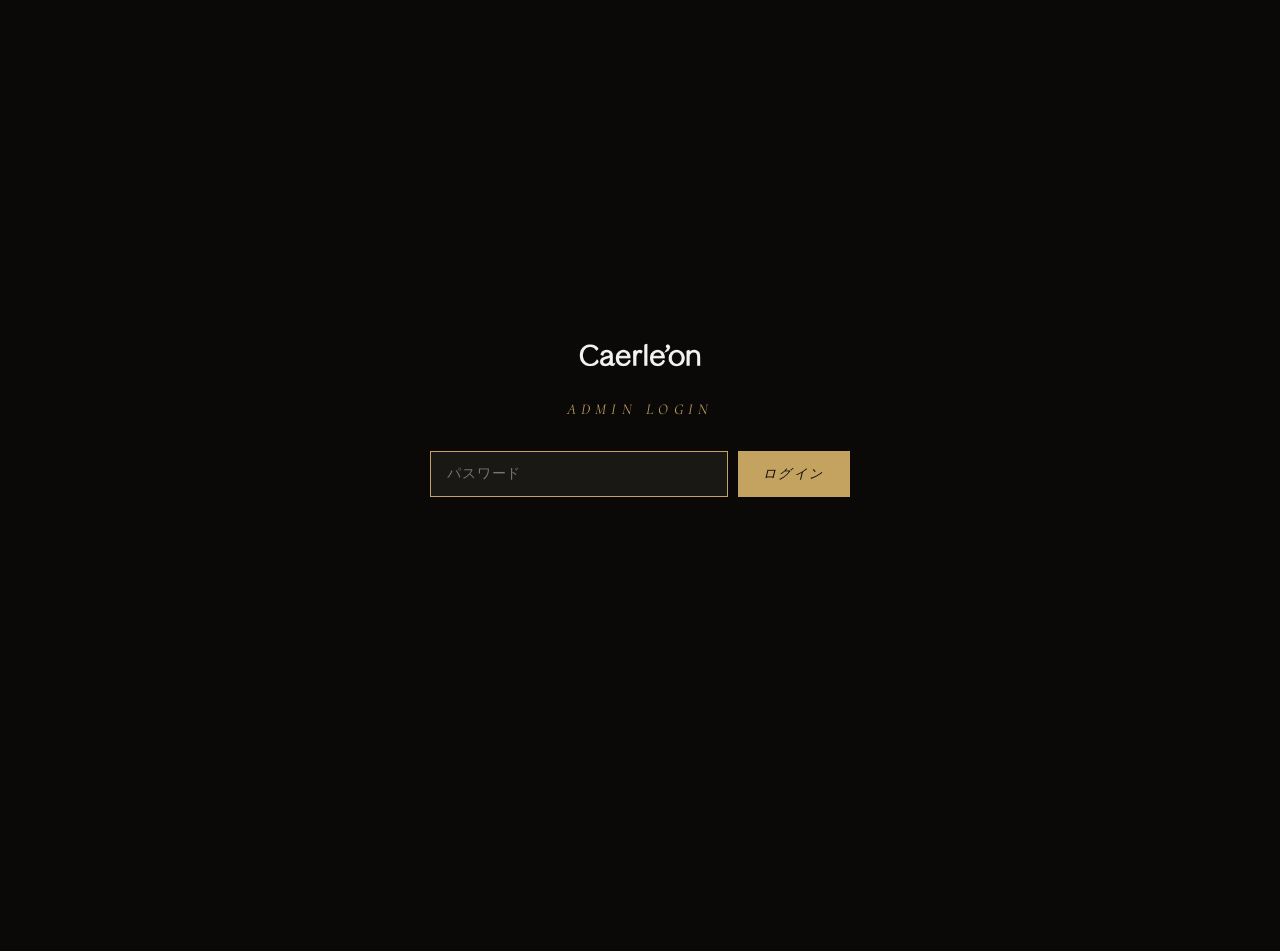
<file: admin.html>
<!DOCTYPE html>
<html lang="ja">
<head>
<meta charset="UTF-8">
<meta name="viewport" content="width=device-width, initial-scale=1.0">
<meta name="robots" content="noindex, nofollow">
<title>写真管理｜Caerle'on Admin</title>
<link rel="icon" type="image/svg+xml" href="assets/favicon.svg">
<link rel="preconnect" href="https://fonts.googleapis.com">
<link rel="preconnect" href="https://fonts.gstatic.com" crossorigin>
<link href="https://fonts.googleapis.com/css2?family=Cormorant+Garamond:ital,wght@0,300;0,400;0,500;0,600;1,300;1,400;1,500;1,600&family=Noto+Serif+JP:wght@300;400;500&display=swap" rel="stylesheet">
<style>
:root {
  --bg: #0a0908;
  --bg-alt: #131210;
  --bg-card: #1a1815;
  --ink: #f4ede1;
  --ink-soft: #c8bfae;
  --mute: #807868;
  --line: rgba(196, 162, 95, 0.18);
  --gold: #c4a25f;
  --gold-bright: #d9b977;
  --ok: #7fb069;
  --err: #c46b6b;
}
* { box-sizing: border-box; margin: 0; padding: 0; }
body {
  background: var(--bg);
  color: var(--ink);
  font-family: 'Noto Serif JP', serif;
  font-weight: 300;
  line-height: 1.8;
  min-height: 100vh;
  padding-bottom: 120px;
}
a { color: var(--gold-bright); text-decoration: none; }

.wrap { max-width: 1100px; margin: 0 auto; padding: 0 24px; }

header.bar {
  border-bottom: 1px solid var(--line);
  padding: 22px 0;
  margin-bottom: 40px;
  background: var(--bg-alt);
}
.bar .wrap { display: flex; align-items: center; justify-content: space-between; gap: 16px; flex-wrap: wrap; }
.bar__brand { display: flex; align-items: center; gap: 16px; }
.bar__brand img { height: 20px; }
.bar__label {
  font-family: 'Cormorant Garamond', serif;
  font-style: italic;
  font-size: 13px;
  letter-spacing: 0.3em;
  text-transform: uppercase;
  color: var(--gold);
}
.bar__mode {
  font-family: 'Cormorant Garamond', serif;
  font-size: 11px;
  letter-spacing: 0.2em;
  text-transform: uppercase;
  color: var(--mute);
  border: 1px solid var(--line);
  padding: 5px 12px;
}
.bar .site-link {
  font-size: 12px;
  letter-spacing: 0.1em;
  border: 1px solid var(--line);
  padding: 8px 16px;
  background: transparent;
  color: var(--gold-bright);
  cursor: pointer;
  font-family: inherit;
}
.bar .site-link:hover { border-color: var(--gold); }

h1 {
  font-family: 'Cormorant Garamond', serif;
  font-weight: 300;
  font-size: clamp(30px, 5vw, 44px);
  margin-bottom: 8px;
}
h1 .italic { font-style: italic; color: var(--gold-bright); }
.lead { color: var(--ink-soft); font-size: 15px; margin-bottom: 24px; line-height: 2; }

/* ---- 反映待ちの注意バナー（目立たせる） ---- */
.notice {
  display: flex;
  gap: 16px;
  align-items: flex-start;
  background: rgba(196, 162, 95, 0.10);
  border: 1px solid var(--gold);
  padding: 20px 22px;
  margin-bottom: 40px;
  font-size: 14.5px;
  line-height: 2;
  color: var(--ink);
}
.notice__icon {
  font-size: 22px;
  line-height: 1.4;
  flex-shrink: 0;
}
.notice strong { color: var(--gold-bright); font-weight: 500; }
.notice kbd {
  display: inline-block;
  background: var(--bg);
  border: 1px solid var(--line);
  border-bottom-width: 2px;
  border-radius: 4px;
  padding: 1px 8px;
  font-family: monospace;
  font-size: 12.5px;
  color: var(--gold-bright);
  margin: 0 2px;
}

/* ---- セクション見出し ---- */
.sec-title {
  font-family: 'Cormorant Garamond', serif;
  font-style: italic;
  font-weight: 400;
  font-size: 24px;
  letter-spacing: 0.1em;
  color: var(--gold-bright);
  margin: 48px 0 6px;
  display: flex;
  align-items: center;
  gap: 16px;
}
.sec-title::after {
  content: '';
  flex: 1;
  height: 1px;
  background: linear-gradient(90deg, var(--line), transparent);
}
.sec-desc { font-size: 13.5px; color: var(--ink-soft); margin-bottom: 22px; }
.sec-title[hidden], .sec-desc[hidden] { display: none; }

/* ---- auth panel ---- */
.token-panel {
  background: var(--bg-card);
  border: 1px solid var(--line);
  border-left: 2px solid var(--gold);
  padding: 24px;
  margin-bottom: 40px;
}
.token-panel h2 {
  font-family: 'Cormorant Garamond', serif;
  font-style: italic;
  font-size: 18px;
  color: var(--gold-bright);
  font-weight: 400;
  margin-bottom: 12px;
  letter-spacing: 0.08em;
}
.token-panel p { font-size: 13.5px; color: var(--ink-soft); margin-bottom: 16px; line-height: 2; }
.token-row { display: flex; gap: 10px; flex-wrap: wrap; }
.token-row input {
  flex: 1;
  min-width: 240px;
  background: var(--bg);
  border: 1px solid var(--line);
  color: var(--ink);
  padding: 12px 14px;
  font-family: monospace;
  font-size: 13px;
}
.token-row input:focus { outline: none; border-color: var(--gold); }
.btn {
  display: inline-flex;
  align-items: center;
  justify-content: center;
  gap: 8px;
  padding: 12px 24px;
  border: 1px solid var(--gold);
  background: transparent;
  color: var(--gold-bright);
  font-family: 'Cormorant Garamond', serif;
  font-style: italic;
  font-size: 13px;
  letter-spacing: 0.2em;
  text-transform: uppercase;
  cursor: pointer;
  transition: all 0.3s;
}
.btn:hover:not(:disabled) { background: var(--gold); color: var(--bg); }
.btn:disabled { opacity: 0.4; cursor: not-allowed; }
.btn--solid { background: var(--gold); color: var(--bg); }
.btn--solid:hover:not(:disabled) { background: var(--gold-bright); }

.status {
  font-size: 14px;
  margin-top: 12px;
  min-height: 1.5em;
}
.status.ok { color: var(--ok); }
.status.err { color: var(--err); }

/* ---- slots grid ---- */
.slots {
  display: grid;
  grid-template-columns: repeat(auto-fill, minmax(330px, 1fr));
  gap: 24px;
}
.slot {
  background: var(--bg-card);
  border: 1px solid var(--line);
  overflow: hidden;
  display: flex;
  flex-direction: column;
}
.slot__thumb {
  aspect-ratio: 16/10;
  overflow: hidden;
  position: relative;
  background: var(--bg-alt);
}
.slot__thumb img {
  width: 100%; height: 100%;
  object-fit: cover;
  display: block;
}
.slot__thumb .badge {
  position: absolute;
  top: 10px; left: 10px;
  background: rgba(10, 9, 8, 0.85);
  border: 1px solid var(--line);
  color: var(--gold-bright);
  font-family: 'Cormorant Garamond', serif;
  font-style: italic;
  font-size: 11px;
  letter-spacing: 0.15em;
  padding: 4px 10px;
}
.slot__body { padding: 20px; display: flex; flex-direction: column; gap: 12px; flex: 1; }
.slot__name {
  font-size: 15px;
  color: var(--ink);
  letter-spacing: 0.05em;
  line-height: 1.8;
}
.slot__file {
  font-family: monospace;
  font-size: 11px;
  color: var(--mute);
}
.slot__actions { margin-top: auto; display: flex; gap: 10px; align-items: center; flex-wrap: wrap; }
.slot__actions .btn { padding: 11px 18px; font-size: 13px; }
.slot__msg { font-size: 13px; min-height: 1.5em; line-height: 1.8; }
.slot__msg.ok { color: var(--ok); }
.slot__msg.err { color: var(--err); }
.slot__msg.busy { color: var(--gold-bright); }

.slot.pending .slot__thumb::after {
  content: '未保存のプレビュー';
  position: absolute;
  right: 10px; bottom: 10px;
  background: rgba(196, 162, 95, 0.92);
  color: var(--bg);
  font-size: 11px;
  padding: 3px 10px;
  letter-spacing: 0.08em;
}

.slot.is-hidden .slot__thumb img { opacity: 0.3; filter: grayscale(0.7); }
.slot.is-hidden .slot__thumb::after {
  content: '非表示中';
  position: absolute;
  right: 10px; bottom: 10px;
  background: rgba(196, 107, 107, 0.92);
  color: #fff;
  font-size: 11px;
  padding: 3px 10px;
  letter-spacing: 0.08em;
}
.btn--danger { border-color: rgba(196, 107, 107, 0.6); color: var(--err); }
.btn--danger:hover:not(:disabled) { background: var(--err); border-color: var(--err); color: #fff; }

.note {
  margin-top: 48px;
  font-size: 13px;
  color: var(--ink-soft);
  border-top: 1px solid var(--line);
  padding-top: 22px;
  line-height: 2.1;
}
input[type="file"] { display: none; }

/* ---- login gate ---- */
.login-gate {
  position: fixed;
  inset: 0;
  z-index: 500;
  background: var(--bg);
  display: flex;
  flex-direction: column;
  align-items: center;
  justify-content: center;
  gap: 28px;
  padding: 24px;
}
.login-gate img { height: 26px; opacity: 0.95; }
.login-gate h2 {
  font-family: 'Cormorant Garamond', serif;
  font-style: italic;
  font-weight: 400;
  font-size: 15px;
  letter-spacing: 0.35em;
  text-transform: uppercase;
  color: var(--gold);
}
.login-gate form {
  display: flex;
  gap: 10px;
  width: min(420px, 90vw);
}
.login-gate input {
  flex: 1;
  background: var(--bg-card);
  border: 1px solid var(--line);
  color: var(--ink);
  padding: 14px 16px;
  font-family: monospace;
  font-size: 14px;
  letter-spacing: 0.06em;
}
.login-gate input:focus { outline: none; border-color: var(--gold); }
.login-gate .status { text-align: center; }
.login-gate[hidden] { display: none; }

/* ---- content editor ---- */
.content-admin {
  margin-top: 56px;
  background: var(--bg-card);
  border: 1px solid var(--line);
  border-left: 2px solid var(--gold);
  padding: 24px;
}
.content-admin h2 {
  font-family: 'Cormorant Garamond', serif;
  font-style: italic;
  font-size: 18px;
  color: var(--gold-bright);
  font-weight: 400;
  margin-bottom: 6px;
  letter-spacing: 0.08em;
}
.content-admin > p { font-size: 13.5px; color: var(--ink-soft); margin-bottom: 20px; line-height: 2; }

.cgroup { border-top: 1px solid var(--line); padding: 20px 0; }
.cgroup:first-of-type { border-top: 0; }
.cgroup__title {
  font-family: 'Cormorant Garamond', serif;
  font-style: italic;
  font-size: 16px;
  letter-spacing: 0.2em;
  text-transform: uppercase;
  color: var(--gold);
  margin-bottom: 14px;
}
.cfield { display: grid; grid-template-columns: 190px 1fr; gap: 12px; align-items: start; margin-bottom: 10px; }
.cfield > label { font-size: 13px; color: var(--ink-soft); padding-top: 11px; }
.cfield input, .cfield textarea {
  background: var(--bg);
  border: 1px solid var(--line);
  color: var(--ink);
  padding: 11px 13px;
  font-family: 'Noto Serif JP', serif;
  font-size: 14px;
  width: 100%;
  line-height: 1.7;
}
.cfield textarea { resize: vertical; min-height: 46px; }
.cfield input:focus, .cfield textarea:focus { outline: none; border-color: var(--gold); }
.crow { display: grid; grid-template-columns: 190px 1fr; gap: 12px; margin-bottom: 10px; }
.crow input { min-width: 0; }
.content-actions { display: flex; gap: 10px; margin-top: 20px; flex-wrap: wrap; }
@media (max-width: 640px) {
  .cfield, .crow { grid-template-columns: 1fr; }
  .cfield > label { padding-top: 0; }
}

/* ---- news editor ---- */
.news-admin {
  margin-top: 56px;
  background: var(--bg-card);
  border: 1px solid var(--line);
  border-left: 2px solid var(--gold);
  padding: 24px;
}
.news-admin h2 {
  font-family: 'Cormorant Garamond', serif;
  font-style: italic;
  font-size: 18px;
  color: var(--gold-bright);
  font-weight: 400;
  margin-bottom: 6px;
  letter-spacing: 0.08em;
}
.news-admin > p { font-size: 13.5px; color: var(--ink-soft); margin-bottom: 20px; line-height: 2; }

.news-cols {
  display: grid;
  grid-template-columns: 160px 110px 1fr 40px;
  gap: 10px;
  padding-bottom: 8px;
  border-bottom: 1px solid var(--line);
}
.news-cols span {
  font-family: 'Cormorant Garamond', serif;
  font-style: italic;
  font-size: 12px;
  letter-spacing: 0.25em;
  color: var(--gold);
}
@media (max-width: 640px) { .news-cols { display: none; } }

.news-row {
  display: grid;
  grid-template-columns: 160px 110px 1fr 40px;
  gap: 10px;
  align-items: start;
  padding: 12px 0;
  border-bottom: 1px solid var(--line);
}
.news-row input[type="date"] {
  color-scheme: dark;           /* カレンダー UI をダーク表示に */
  cursor: pointer;
}
.news-row input, .news-row textarea {
  background: var(--bg);
  border: 1px solid var(--line);
  color: var(--ink);
  padding: 11px 13px;
  font-family: 'Noto Serif JP', serif;
  font-size: 14px;
  width: 100%;
  line-height: 1.7;
}
.news-row textarea { resize: vertical; min-height: 44px; line-height: 1.7; }
.news-row input:focus, .news-row textarea:focus { outline: none; border-color: var(--gold); }
.news-row .del {
  width: 40px; height: 40px;
  border: 1px solid var(--line);
  background: transparent;
  color: var(--mute);
  font-size: 16px;
  cursor: pointer;
  transition: all 0.3s;
}
.news-row .del:hover { border-color: var(--err); color: var(--err); }

.news-actions { display: flex; gap: 10px; margin-top: 18px; flex-wrap: wrap; }

@media (max-width: 640px) {
  .news-row { grid-template-columns: 1fr 1fr 40px; }
  .news-row textarea { grid-column: 1 / -1; }
}
</style>
</head>
<body>

<!-- ログインゲート -->
<div class="login-gate" id="loginGate">
  <img src="assets/logo-light.png" alt="Caerle'on">
  <h2>Admin Login</h2>
  <form id="loginForm">
    <input type="password" id="loginPw" placeholder="パスワード" autocomplete="current-password" autofocus>
    <button type="submit" class="btn btn--solid">ログイン</button>
  </form>
  <p class="status" id="loginStatus"></p>
</div>

<header class="bar">
  <div class="wrap">
    <div class="bar__brand">
      <img src="assets/logo-light.png" alt="Caerle'on">
      <span class="bar__label">Photo Admin</span>
      <span class="bar__mode" id="modeBadge">…</span>
    </div>
    <div style="display:flex; gap:10px; align-items:center;">
      <a class="site-link" href="index.html">← サイトを表示</a>
      <button class="site-link" id="logoutBtn" style="background:transparent; color:var(--ink-soft); cursor:pointer; font-family:inherit;">ログアウト</button>
    </div>
  </div>
</header>

<main class="wrap">
  <h1>サイトの<span class="italic">管理</span></h1>
  <p class="lead">写真の差し替え・非表示と、お知らせ（News）の編集ができます。</p>

  <div class="notice">
    <span class="notice__icon">⏱</span>
    <div>
      保存後、サイトへの<strong>反映まで数分かかる場合があります</strong>。<br>
      表示が変わらないときは、ページを強制再読み込みしてください ―
      Mac: <kbd>⌘</kbd>+<kbd>Shift</kbd>+<kbd>R</kbd> ／
      Windows: <kbd>Ctrl</kbd>+<kbd>F5</kbd>
    </div>
  </div>

  <section class="token-panel" id="tokenPanel">
    <h2 id="authTitle">接続設定</h2>
    <p id="authDesc">接続方法を確認しています…</p>
    <div class="token-row">
      <input type="password" id="tokenInput" placeholder="" autocomplete="off">
      <button class="btn btn--solid" id="connectBtn">接続</button>
      <button class="btn" id="forgetBtn" hidden>接続を解除</button>
    </div>
    <p class="status" id="tokenStatus"></p>
  </section>

  <h2 class="sec-title" id="photosTitle" hidden>写真の管理</h2>
  <p class="sec-desc" id="photosDesc" hidden>「写真を選ぶ」→「保存」で差し替え。「サイトから消す」で非表示にできます。</p>
  <section class="slots" id="slots" hidden></section>

  <section class="content-admin" id="contentAdmin" hidden>
    <h2>文章の編集</h2>
    <p>サイト内の文章をここから変更できます。改行したい箇所では入力欄内で改行してください。</p>
    <div id="contentFields"></div>
    <div class="content-actions">
      <button class="btn btn--solid" id="contentSaveBtn">文章を保存</button>
      <button class="btn" id="contentReloadBtn">編集を取り消す</button>
    </div>
    <p class="status" id="contentStatus"></p>
  </section>

  <p class="note" id="footNote">
    ・選んだ写真は自動で横 1920px・JPEG に最適化されてから保存されます。<br>
    ・「サイトから消す」でその写真をサイトから非表示にできます（ギャラリーは残りの写真を自動で詰めて配置、
    Concept / Recruit は文章のみの表示に切り替わります）。「表示に戻す」でいつでも元どおりにできます。
  </p>
</main>

<script>
'use strict';

/* ============================================================
   ログインゲート:
   パスワードの SHA-256 ハッシュのみを保持（平文はコードに含めない）。
   認証状態はこのタブのセッション中のみ有効（sessionStorage）。
   ============================================================ */
const LOGIN_SALT = 'caerleon-admin-v1:';
const LOGIN_HASH = 'dcf5d9d33472eb82ce249095238b58c446234fb1448e6db492f53e6c8bc7feb0';
const LOGIN_KEY = 'caerleon_admin_login';

async function sha256hex(str) {
  const buf = await crypto.subtle.digest('SHA-256', new TextEncoder().encode(str));
  return Array.from(new Uint8Array(buf)).map(b => b.toString(16).padStart(2, '0')).join('');
}

const loginGate = document.getElementById('loginGate');
const loginForm = document.getElementById('loginForm');
const loginStatus = document.getElementById('loginStatus');

function isLoggedIn() {
  try { return sessionStorage.getItem(LOGIN_KEY) === LOGIN_HASH; } catch (e) { return false; }
}

loginForm.addEventListener('submit', async (e) => {
  e.preventDefault();
  const pw = document.getElementById('loginPw').value;
  const h = await sha256hex(LOGIN_SALT + pw);
  if (h === LOGIN_HASH) {
    try { sessionStorage.setItem(LOGIN_KEY, LOGIN_HASH); } catch (err) {}
    loginGate.hidden = true;
    startAdmin();
  } else {
    loginStatus.className = 'status err';
    loginStatus.textContent = '✗ パスワードが違います';
    document.getElementById('loginPw').value = '';
  }
});

document.getElementById('logoutBtn').addEventListener('click', () => {
  try { sessionStorage.removeItem(LOGIN_KEY); } catch (e) {}
  location.reload();
});

/* ============================================================
   バックエンド抽象化:
   - github : GitHub Contents API でコミット（GitHub Pages 運用時）
   - php    : 同梱 admin-api.php が images/ へ直接書き込み（移管後）
   ページ読み込み時に admin-api.php の応答を見て自動判別します。
   ============================================================ */

const OWNER = 'shomayamamoto-ai';
const REPO = 'caerle-on';
const BRANCH = 'main';
const GH_API = `https://api.github.com/repos/${OWNER}/${REPO}/contents/`;
const PHP_API = 'admin-api.php';

const SLOTS = [
  { file: 'c0209891.jpg', label: 'ヒーロー背景',   note: 'トップの全画面背景', hideable: true },
  { file: 'c0209824.jpg', label: 'Concept',        note: 'コンセプト欄の写真', hideable: true },
  { file: 'p0005.jpg',    label: 'Gallery 1 枚目', note: 'メインフロア', hideable: true },
  { file: 'p0004.jpg',    label: 'Gallery 2 枚目', note: 'グランドピアノ', hideable: true },
  { file: 'c0209615.jpg', label: 'Gallery 3 枚目', note: 'ソファ席', hideable: true },
  { file: 'c0209748.jpg', label: 'Gallery 4 枚目', note: 'バンケット席', hideable: true },
  { file: 'c0209962.jpg', label: 'Gallery 5 枚目', note: '季節の花', hideable: true },
  { file: 'p0002.jpg',    label: 'Gallery 6 枚目', note: 'フラワーアレンジメント', hideable: true },
  { file: 'c0209948.jpg', label: 'Recruit',        note: '採用欄の写真', hideable: true },
];
/* 注: Access の看板写真（c0209646.jpg）は店舗ロゴのため管理対象外（固定） */

/* ギャラリー非表示ファイルの集合（photos.json と同期） */
let hiddenSet = new Set();

const tokenInput = document.getElementById('tokenInput');
const tokenStatus = document.getElementById('tokenStatus');
const connectBtn = document.getElementById('connectBtn');
const forgetBtn = document.getElementById('forgetBtn');
const slotsEl = document.getElementById('slots');
const modeBadge = document.getElementById('modeBadge');
const authTitle = document.getElementById('authTitle');
const authDesc = document.getElementById('authDesc');

let MODE = 'github';          // 'github' | 'php'
let TOKEN = '';
let phpConfigured = false;

/* ---- バックエンド判別 ---- */
async function detectBackend() {
  try {
    const ctrl = new AbortController();
    const timer = setTimeout(() => ctrl.abort(), 4000);
    const res = await fetch(`${PHP_API}?action=ping&t=${Date.now()}`, { signal: ctrl.signal });
    clearTimeout(timer);
    if (res.ok) {
      const data = await res.json();          // PHP が動いていなければ JSON パースで失敗する
      if (data && data.ok && data.backend === 'php') {
        MODE = 'php';
        phpConfigured = !!data.configured;
        return;
      }
    }
  } catch (e) { /* GitHub Pages 等 — PHP なし */ }
  MODE = 'github';
}

function storageKey() { return MODE === 'php' ? 'caerleon_admin_pw' : 'caerleon_admin_token'; }

function setupAuthUI() {
  modeBadge.textContent = MODE === 'php' ? 'Server' : 'Cloud';
  authTitle.textContent = '接続設定';
  if (MODE === 'php') {
    authDesc.innerHTML = phpConfigured
      ? 'サイト管理用のパスワードを入力してください。パスワードはこの端末のブラウザにのみ保存され、外部へ送信されることはありません。'
      : '<span style="color:var(--err)">サーバー側のパスワードが未設定です。サーバー上の admin-api.php を開き、$ADMIN_PASSWORD を設定してください。</span>';
    tokenInput.placeholder = '管理パスワード';
  } else {
    authDesc.innerHTML =
      'サイト管理用のアクセスキーを入力してください。キーはこの端末のブラウザにのみ保存され、外部へ送信されることはありません。' +
      '紛失した場合は <a href="https://github.com/settings/personal-access-tokens/new" target="_blank" rel="noopener">こちらから再発行 ↗</a> できます' +
      `（対象：${OWNER}/${REPO}、権限：Contents – Read and write）。`;
    tokenInput.placeholder = 'アクセスキー';
  }
}

/* ---- 認証 ---- */
function ghHeaders() {
  return {
    'Authorization': `Bearer ${TOKEN}`,
    'Accept': 'application/vnd.github+json',
    'X-GitHub-Api-Version': '2022-11-28',
  };
}

/* ---- GitHub 書き込み共通処理 ----
   GitHub API の GET はブラウザに最大 60 秒キャッシュされるため、
   直後の再保存で古い sha を掴み「does not match」になる。
   cache:'no-store' + sha 競合時の自動リトライで回避する。 */
async function ghGetSha(path) {
  const res = await fetch(`${GH_API}${path}?ref=${BRANCH}&t=${Date.now()}`, {
    headers: ghHeaders(),
    cache: 'no-store',
  });
  if (res.status === 404) return undefined;   // 新規ファイル
  if (!res.ok) throw new Error(`現在のファイル情報を取得できません (${res.status})`);
  return (await res.json()).sha;
}

async function ghPut(path, base64content, message) {
  let lastErr = '';
  for (let attempt = 0; attempt < 3; attempt++) {
    const sha = await ghGetSha(path);
    const body = { message, content: base64content, branch: BRANCH };
    if (sha) body.sha = sha;
    const res = await fetch(`${GH_API}${path}`, {
      method: 'PUT',
      headers: { ...ghHeaders(), 'Content-Type': 'application/json' },
      cache: 'no-store',
      body: JSON.stringify(body),
    });
    if (res.ok) return;
    const err = await res.json().catch(() => ({}));
    lastErr = err.message || `保存に失敗しました (${res.status})`;
    // sha 競合（does not match / 409）は取り直して再試行
    if (res.status === 409 || res.status === 422 || /does not match/i.test(lastErr)) {
      await new Promise(r => setTimeout(r, 600));
      continue;
    }
    throw new Error(lastErr);
  }
  throw new Error(lastErr || '保存に失敗しました（時間をおいて再度お試しください）');
}

async function verifyAuth() {
  if (MODE === 'php') {
    const res = await fetch(`${PHP_API}?action=verify`, { headers: { 'X-Admin-Token': TOKEN } });
    const data = await res.json().catch(() => ({}));
    if (!res.ok || !data.ok) throw new Error(data.error || `認証エラー (${res.status})`);
    return;
  }
  const res = await fetch(`https://api.github.com/repos/${OWNER}/${REPO}`, { headers: ghHeaders() });
  if (!res.ok) throw new Error(`認証エラー (${res.status})`);
  const data = await res.json();
  if (!data.permissions || !(data.permissions.push || data.permissions.admin)) {
    throw new Error('このトークンには書き込み権限がありません');
  }
}

async function connect(saveToken) {
  tokenStatus.className = 'status';
  tokenStatus.textContent = '確認中…';
  try {
    await verifyAuth();
    if (saveToken) localStorage.setItem(storageKey(), TOKEN);
    tokenStatus.className = 'status ok';
    tokenStatus.textContent = '✓ 接続しました。写真の差し替えと文章の編集ができます。';
    connectBtn.hidden = true;
    tokenInput.hidden = true;
    forgetBtn.hidden = false;
    await loadHidden();
    renderSlots();
    slotsEl.hidden = false;
    document.getElementById('photosTitle').hidden = false;
    document.getElementById('photosDesc').hidden = false;
    document.getElementById('contentAdmin').hidden = false;
    loadContent();
  } catch (e) {
    tokenStatus.className = 'status err';
    tokenStatus.textContent = '✗ ' + e.message;
  }
}

connectBtn.addEventListener('click', () => {
  TOKEN = tokenInput.value.trim();
  if (!TOKEN) {
    tokenStatus.className = 'status err';
    tokenStatus.textContent = MODE === 'php' ? '管理パスワードを入力してください' : 'アクセスキーを入力してください';
    return;
  }
  connect(true);
});

forgetBtn.addEventListener('click', () => {
  localStorage.removeItem(storageKey());
  TOKEN = '';
  location.reload();
});

/* ---- 保存（バックエンド別） ---- */
async function saveImage(slot, base64) {
  if (MODE === 'php') {
    const res = await fetch(`${PHP_API}?action=upload`, {
      method: 'POST',
      headers: { 'X-Admin-Token': TOKEN, 'Content-Type': 'application/json' },
      body: JSON.stringify({ file: slot.file, content: base64 }),
    });
    const data = await res.json().catch(() => ({}));
    if (!res.ok || !data.ok) throw new Error(data.error || `保存に失敗しました (${res.status})`);
    return '✓ 保存しました。サイトに即時反映されます（キャッシュにより数分かかる場合があります）。';
  }
  // GitHub モード
  await ghPut(`images/${slot.file}`, base64, `photo: ${slot.label} の写真を差し替え (via admin)`);
  return '✓ 保存しました。1〜2 分でサイトに反映されます。';
}

/* ---- ギャラリー表示設定の読み込み・保存 ---- */
async function loadHidden() {
  try {
    const res = await fetch('photos.json?t=' + Date.now());
    if (res.ok) {
      const cfg = await res.json();
      if (cfg && Array.isArray(cfg.hidden)) hiddenSet = new Set(cfg.hidden);
    }
  } catch (e) { /* 未作成なら全表示扱い */ }
}

async function saveHidden() {
  const hidden = Array.from(hiddenSet);
  if (MODE === 'php') {
    const res = await fetch(`${PHP_API}?action=photos_save`, {
      method: 'POST',
      headers: { 'X-Admin-Token': TOKEN, 'Content-Type': 'application/json' },
      body: JSON.stringify({ hidden }),
    });
    const data = await res.json().catch(() => ({}));
    if (!res.ok || !data.ok) throw new Error(data.error || `保存に失敗しました (${res.status})`);
    return 'サイトに即時反映されます。';
  }
  const json = JSON.stringify({ hidden }, null, 2) + '\n';
  await ghPut('photos.json', utf8ToBase64(json), 'photos: ギャラリー表示設定を更新 (via admin)');
  return '1〜2 分でサイトに反映されます。';
}

async function onToggleHide(e) {
  const i = Number(e.target.dataset.hide);
  const slot = SLOTS[i];
  const m = msgEl(i);
  const btn = e.target;
  const wasHidden = hiddenSet.has(slot.file);
  btn.disabled = true;
  m.className = 'slot__msg busy';
  m.textContent = wasHidden ? '表示に戻しています…' : 'サイトから消しています…';
  if (wasHidden) hiddenSet.delete(slot.file); else hiddenSet.add(slot.file);
  try {
    const note = await saveHidden();
    slotCard(i).classList.toggle('is-hidden', !wasHidden);
    btn.textContent = wasHidden ? 'サイトから消す' : '表示に戻す';
    btn.classList.toggle('btn--danger', wasHidden);
    m.className = 'slot__msg ok';
    m.textContent = (wasHidden ? '✓ ギャラリーに再表示しました。' : '✓ ギャラリーから非表示にしました。') + note;
  } catch (err) {
    // 失敗したら状態を戻す
    if (wasHidden) hiddenSet.add(slot.file); else hiddenSet.delete(slot.file);
    m.className = 'slot__msg err';
    m.textContent = '✗ ' + err.message;
  } finally {
    btn.disabled = false;
  }
}

/* ---- スロット描画 ---- */
function renderSlots() {
  slotsEl.innerHTML = '';
  SLOTS.forEach((slot, i) => {
    const isHidden = hiddenSet.has(slot.file);
    const el = document.createElement('article');
    el.className = 'slot' + (isHidden ? ' is-hidden' : '');
    const hideBtn = slot.hideable
      ? `<button class="btn ${isHidden ? '' : 'btn--danger'}" data-hide="${i}">${isHidden ? '表示に戻す' : 'サイトから消す'}</button>`
      : '';
    el.innerHTML = `
      <div class="slot__thumb">
        <img src="images/${slot.file}?t=${Date.now()}" alt="${slot.label}" loading="lazy">
        <span class="badge">${slot.label}</span>
      </div>
      <div class="slot__body">
        <div class="slot__name">${slot.note}</div>
        <div class="slot__file">images/${slot.file}</div>
        <div class="slot__actions">
          <label class="btn">写真を選ぶ<input type="file" accept="image/*" data-i="${i}"></label>
          <button class="btn btn--solid" data-save="${i}" disabled>保存</button>
          ${hideBtn}
        </div>
        <p class="slot__msg" data-msg="${i}"></p>
      </div>`;
    slotsEl.appendChild(el);
  });

  slotsEl.querySelectorAll('input[type="file"]').forEach(input => {
    input.addEventListener('change', onPick);
  });
  slotsEl.querySelectorAll('[data-save]').forEach(btn => {
    btn.addEventListener('click', onSave);
  });
  slotsEl.querySelectorAll('[data-hide]').forEach(btn => {
    btn.addEventListener('click', onToggleHide);
  });
}

const pendingData = {};

function msgEl(i) { return slotsEl.querySelector(`[data-msg="${i}"]`); }
function saveBtn(i) { return slotsEl.querySelector(`[data-save="${i}"]`); }
function slotCard(i) { return slotsEl.children[i]; }

async function onPick(e) {
  const i = Number(e.target.dataset.i);
  const file = e.target.files[0];
  if (!file) return;
  const m = msgEl(i);
  m.className = 'slot__msg busy';
  m.textContent = '画像を読み込み中…';
  try {
    const base64 = await resizeToJpeg(file, 1920, 0.85);
    pendingData[i] = base64;
    const img = slotCard(i).querySelector('.slot__thumb img');
    img.src = 'data:image/jpeg;base64,' + base64;
    slotCard(i).classList.add('pending');
    saveBtn(i).disabled = false;
    m.className = 'slot__msg';
    m.textContent = 'プレビュー中。「保存」で確定します。';
  } catch (err) {
    m.className = 'slot__msg err';
    m.textContent = '読み込みに失敗しました：' + err.message;
  }
}

function resizeToJpeg(file, maxW, quality) {
  return new Promise((resolve, reject) => {
    const url = URL.createObjectURL(file);
    const img = new Image();
    img.onload = () => {
      URL.revokeObjectURL(url);
      let { width, height } = img;
      if (width > maxW) {
        height = Math.round(height * maxW / width);
        width = maxW;
      }
      const canvas = document.createElement('canvas');
      canvas.width = width;
      canvas.height = height;
      canvas.getContext('2d').drawImage(img, 0, 0, width, height);
      const dataUrl = canvas.toDataURL('image/jpeg', quality);
      resolve(dataUrl.split(',')[1]);
    };
    img.onerror = () => {
      URL.revokeObjectURL(url);
      reject(new Error('この形式の画像は読み込めません（JPEG/PNG を推奨）'));
    };
    img.src = url;
  });
}

async function onSave(e) {
  const i = Number(e.target.dataset.save);
  const slot = SLOTS[i];
  const content = pendingData[i];
  if (!content) return;
  const m = msgEl(i);
  const btn = saveBtn(i);
  btn.disabled = true;
  m.className = 'slot__msg busy';
  m.textContent = '保存中…';
  try {
    const doneMsg = await saveImage(slot, content);
    delete pendingData[i];
    slotCard(i).classList.remove('pending');
    m.className = 'slot__msg ok';
    m.textContent = doneMsg;
  } catch (err) {
    btn.disabled = false;
    m.className = 'slot__msg err';
    m.textContent = '✗ ' + err.message;
  }
}

/* ---- 文章（content.json）の編集 ---- */
const CONTENT_SCHEMA = [
  { key: 'hero', title: 'ヒーロー（トップ）', fields: [
    ['cornerBR', '右下の表記'],
  ]},
  { key: 'about', title: 'Concept（コンセプト）', fields: [
    ['label', '小見出し'], ['catch', 'キャッチコピー'],
  ]},
  { key: 'gallery', title: 'Gallery', fields: [
    ['label', '小見出し'],
  ]},
  { key: 'information', title: 'System（料金システム）', fields: [
    ['label', '小見出し'], ['titleTop', '見出し（1行目）'], ['titleBottom', '見出し（2行目）'],
    ['baseName', '基本料金の名称'], ['baseUnit', '基本料金の単位'], ['basePrice', '基本料金の金額'],
  ], rowGroups: [
    { key: 'rows', label: '料金の項目（名称／単位／金額）', cols: [['name', '名称'], ['unit', '単位'], ['price', '金額']] },
    { key: 'notes', label: 'サービス料・TAX（名称／料率）', cols: [['name', '名称'], ['price', '料率']] },
  ]},
  { key: 'access', title: 'Access（アクセス）', fields: [
    ['label', '小見出し'],
  ], rows: {
    key: 'rows', label: '住所・営業時間などの項目（左：見出し／右：内容）',
    cols: [['dt', '見出し'], ['dd', '内容']],
  }},
  { key: 'recruit', title: 'Recruit（採用）', fields: [
    ['label', '小見出し'], ['titleTop', '見出し（1行目）'], ['titleBottom', '見出し（2行目）'],
    ['body', '本文'], ['tel', '応募先の電話番号'],
  ]},
  { key: 'footer', title: 'フッター', fields: [
    ['contactTitle', '見出し'], ['contactTel', '電話番号'], ['contactHours', '営業時間'],
  ]},
];

const LONG_FIELDS = ['catch', 'lead', 'body', 'mapAddr', 'dd'];
const contentFieldsEl = document.getElementById('contentFields');
const contentStatus = document.getElementById('contentStatus');
let CONTENT = null;

function escAttr(v) {
  return String(v ?? '').replace(/[&<>"']/g, ch => (
    { '&': '&amp;', '<': '&lt;', '>': '&gt;', '"': '&quot;', "'": '&#39;' }[ch]
  ));
}

function inputFor(name, value, path) {
  const long = LONG_FIELDS.includes(name);
  const v = escAttr(value);
  return long
    ? `<textarea data-path="${path}" rows="2">${v}</textarea>`
    : `<input type="text" data-path="${path}" value="${v}">`;
}

function renderContentEditor() {
  if (!CONTENT) return;
  contentFieldsEl.innerHTML = CONTENT_SCHEMA.map(group => {
    const obj = CONTENT[group.key] || {};
    let html = `<div class="cgroup"><div class="cgroup__title">${group.title}</div>`;
    group.fields.forEach(([name, label]) => {
      html += `<div class="cfield"><label>${label}</label>${inputFor(name, obj[name], group.key + '.' + name)}</div>`;
    });
    // 繰り返し項目は 1 セクションに複数持てる
    const rowGroups = group.rowGroups || (group.rows ? [group.rows] : []);
    rowGroups.forEach(rg => {
      const arr = Array.isArray(obj[rg.key]) ? obj[rg.key] : [];
      html += `<div class="cfield"><label>${rg.label}</label><div>`;
      arr.forEach((row, i) => {
        html += '<div class="crow">' + rg.cols.map(([cn, cl]) =>
          inputFor(cn, row[cn], `${group.key}.${rg.key}.${i}.${cn}`)
        ).join('') + '</div>';
      });
      html += '</div></div>';
    });
    return html + '</div>';
  }).join('');
}

function collectContent() {
  const out = JSON.parse(JSON.stringify(CONTENT));
  contentFieldsEl.querySelectorAll('[data-path]').forEach(el => {
    const parts = el.dataset.path.split('.');
    let cur = out;
    for (let i = 0; i < parts.length - 1; i++) {
      const k = parts[i];
      const nextIsIndex = /^\d+$/.test(parts[i + 1]);
      if (cur[k] == null) cur[k] = nextIsIndex ? [] : {};
      cur = cur[k];
    }
    cur[parts[parts.length - 1]] = el.value;
  });
  return out;
}

async function loadContent() {
  contentStatus.className = 'status';
  contentStatus.textContent = '読み込み中…';
  try {
    const res = await fetch('content.json?t=' + Date.now());
    CONTENT = res.ok ? await res.json() : {};
  } catch (e) { CONTENT = {}; }
  renderContentEditor();
  contentStatus.textContent = '';
}

document.getElementById('contentReloadBtn').addEventListener('click', loadContent);

document.getElementById('contentSaveBtn').addEventListener('click', async () => {
  const btn = document.getElementById('contentSaveBtn');
  btn.disabled = true;
  contentStatus.className = 'status';
  contentStatus.textContent = '保存中…';
  try {
    const data = collectContent();
    if (MODE === 'php') {
      const res = await fetch(`${PHP_API}?action=content_save`, {
        method: 'POST',
        headers: { 'X-Admin-Token': TOKEN, 'Content-Type': 'application/json' },
        body: JSON.stringify({ content: data }),
      });
      const j = await res.json().catch(() => ({}));
      if (!res.ok || !j.ok) throw new Error(j.error || `保存に失敗しました (${res.status})`);
      contentStatus.className = 'status ok';
      contentStatus.textContent = '✓ 保存しました。サイトに即時反映されます。';
    } else {
      const json = JSON.stringify(data, null, 2) + '\n';
      await ghPut('content.json', utf8ToBase64(json), 'content: 文章を更新 (via admin)');
      contentStatus.className = 'status ok';
      contentStatus.textContent = '✓ 保存しました。1〜2 分でサイトに反映されます。';
    }
    CONTENT = data;
  } catch (err) {
    contentStatus.className = 'status err';
    contentStatus.textContent = '✗ ' + err.message;
  } finally {
    btn.disabled = false;
  }
});

/* ---- 起動（ログイン後に実行） ---- */
async function startAdmin() {
  await detectBackend();
  setupAuthUI();
  TOKEN = localStorage.getItem(storageKey()) || '';
  if (TOKEN) {
    tokenInput.value = TOKEN;
    connect(false);
  }
}

if (isLoggedIn()) {
  loginGate.hidden = true;
  startAdmin();
} else {
  document.getElementById('loginPw').focus();
}
</script>

</body>
</html>
</file>
